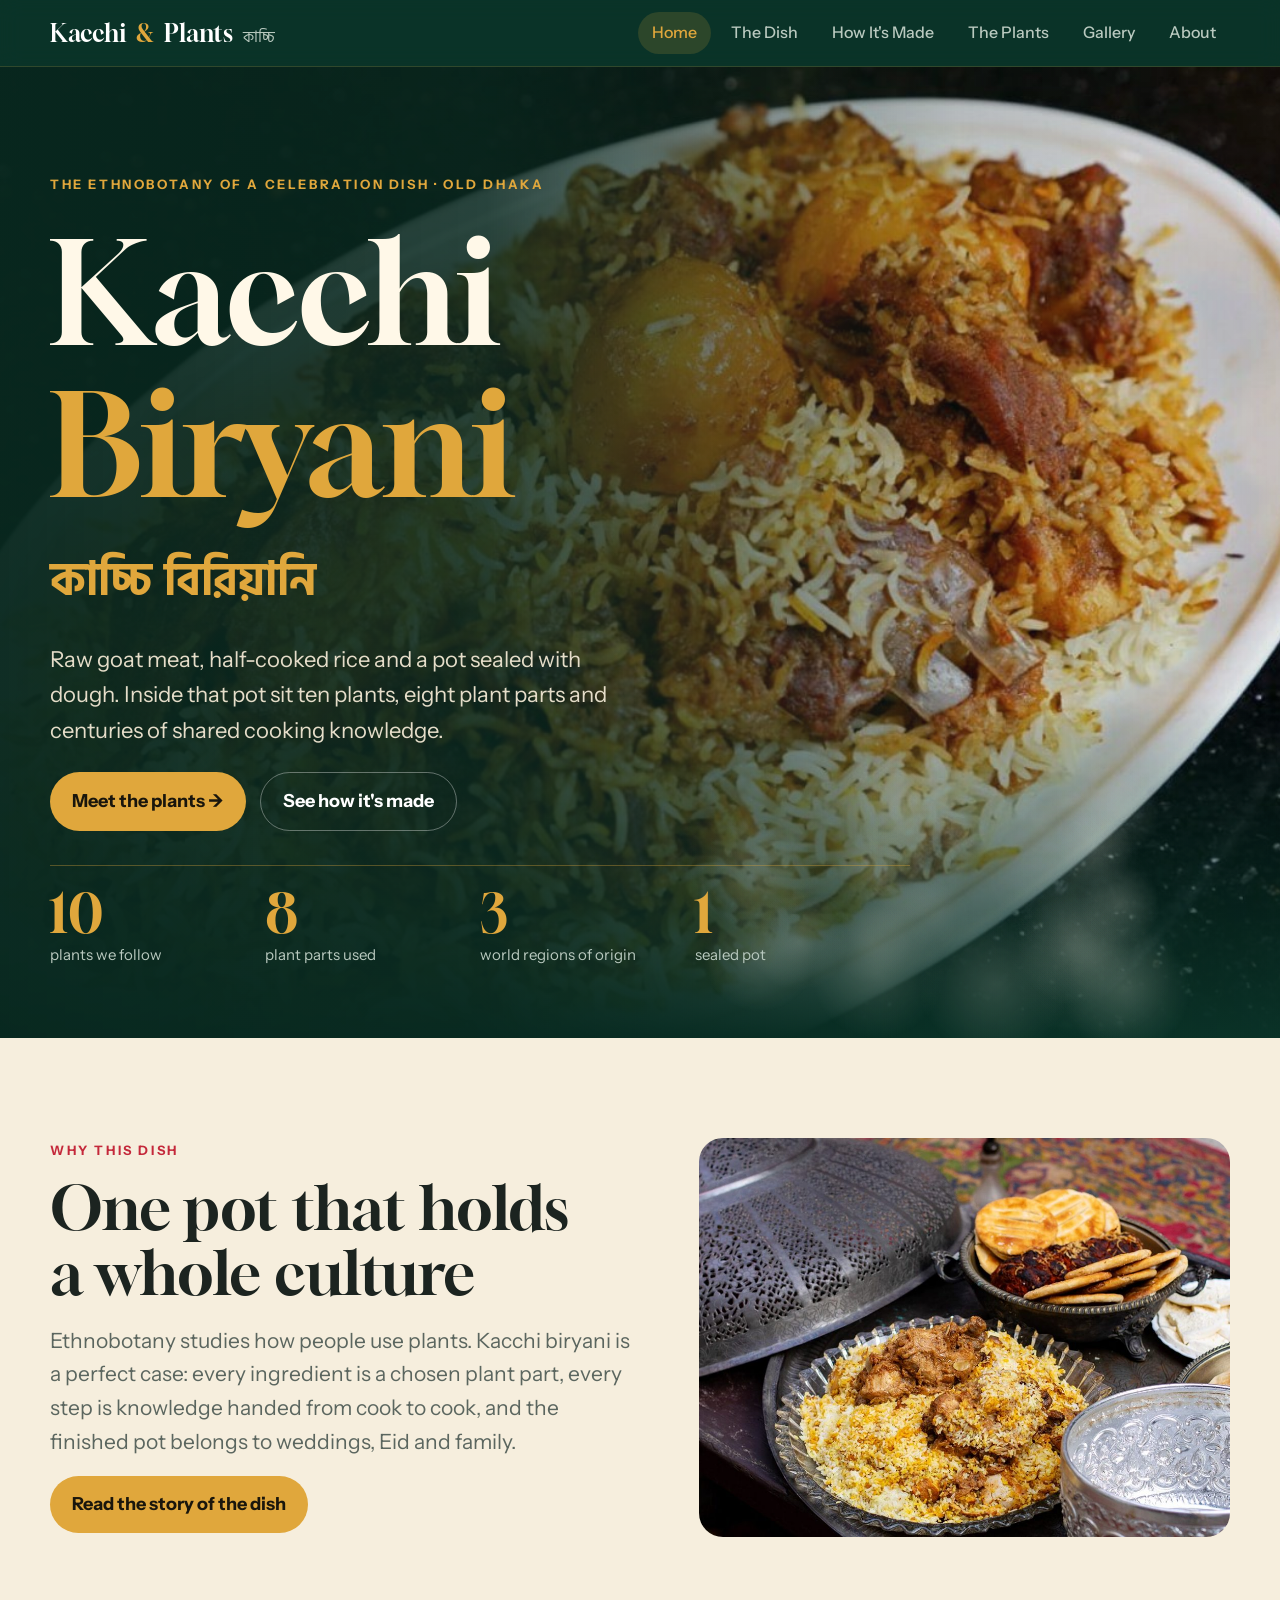
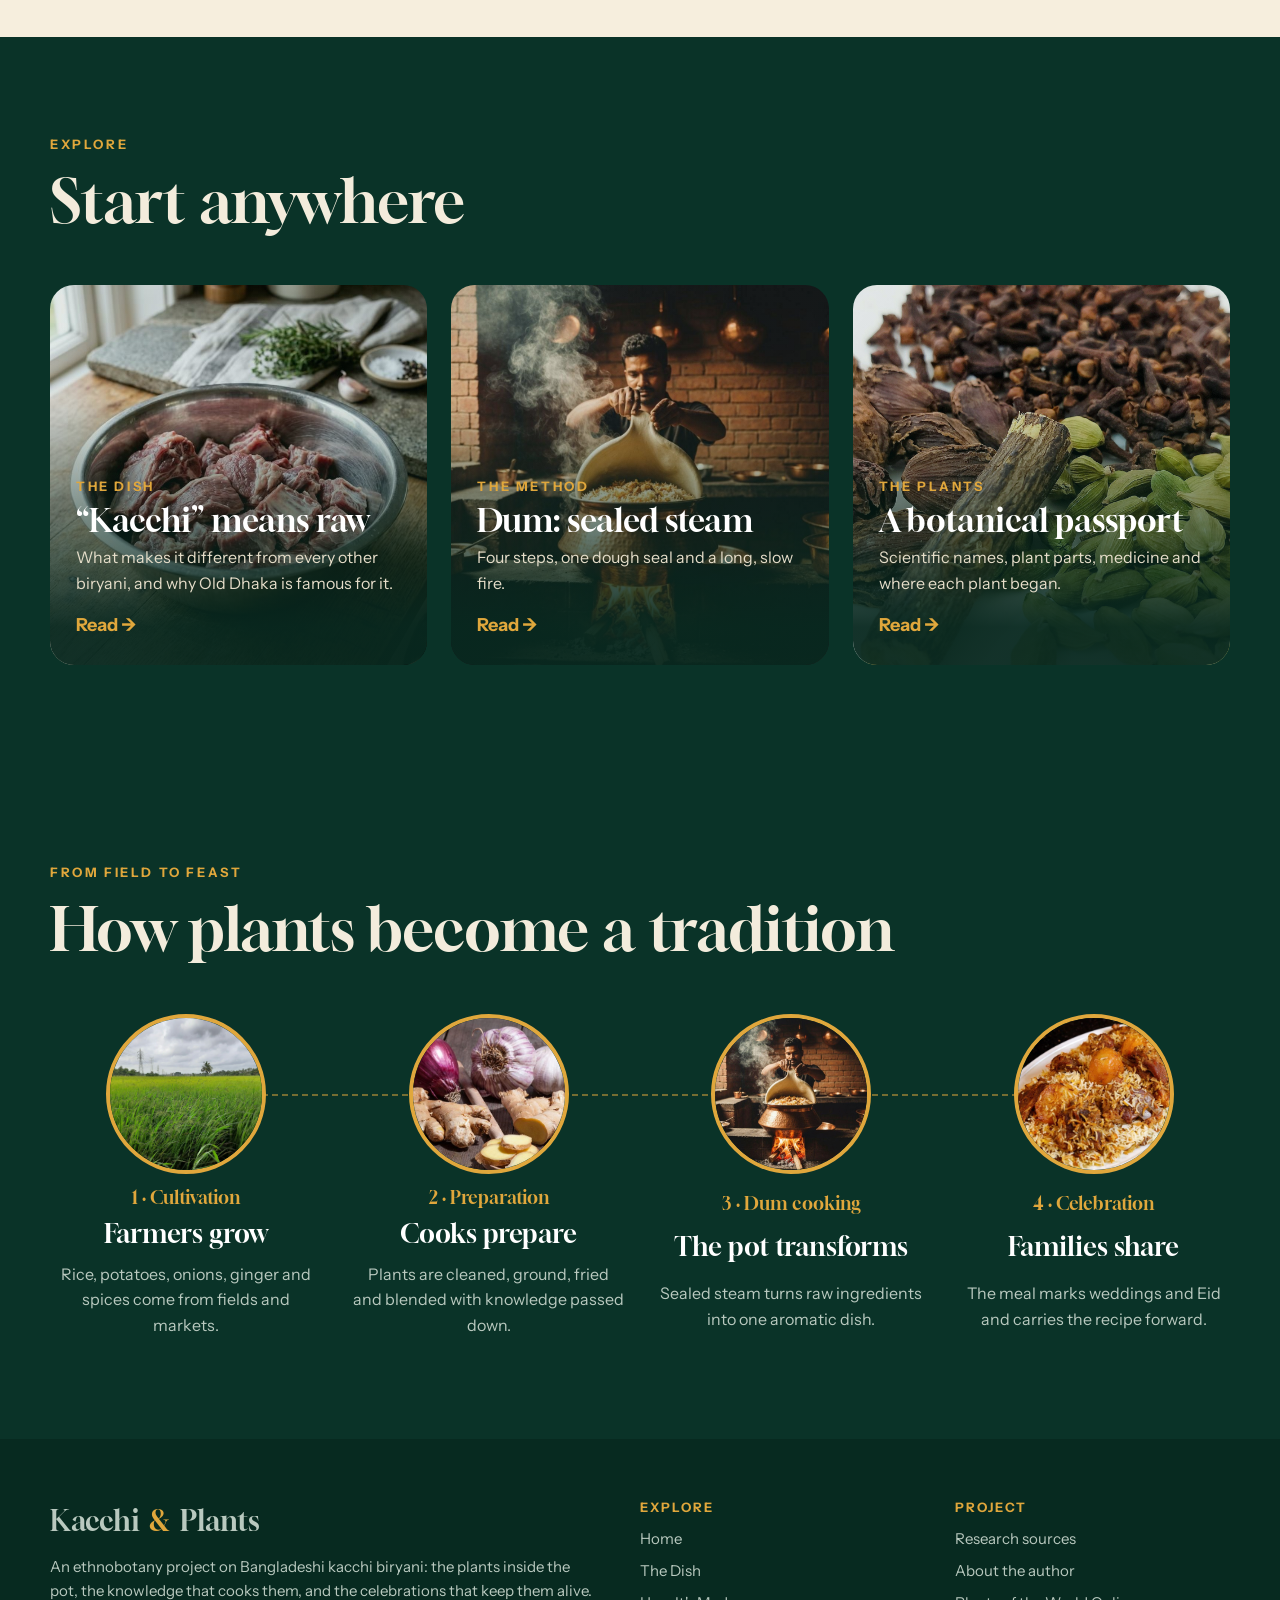
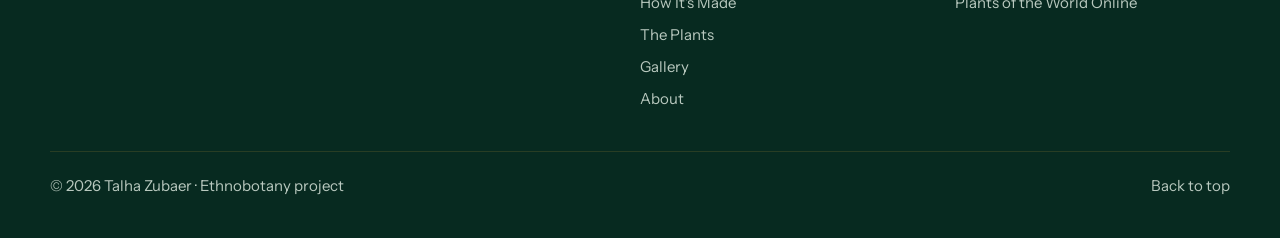
<file: index.html>
<!DOCTYPE html>
<html lang="en">
<head>
<meta charset="utf-8">
<meta name="viewport" content="width=device-width, initial-scale=1">
<title>Kacchi & Plants · The Ethnobotany of Kacchi Biryani</title>
<meta name="description" content="How Bangladeshi kacchi biryani connects plants, traditional cooking knowledge and celebration.">
<meta property="og:title" content="Kacchi & Plants · The Ethnobotany of Kacchi Biryani">
<meta property="og:description" content="How Bangladeshi kacchi biryani connects plants, traditional cooking knowledge and celebration.">
<meta property="og:image" content="assets/img/hero.jpg">
<meta name="theme-color" content="#0a3328">
<link rel="icon" href="assets/favicon.svg" type="image/svg+xml">
<link rel="preconnect" href="https://fonts.googleapis.com">
<link rel="preconnect" href="https://fonts.gstatic.com" crossorigin>
<link href="https://fonts.googleapis.com/css2?family=Gloock&amp;family=Instrument+Sans:ital,wght@0,400..700;1,400..600&amp;family=Hind+Siliguri:wght@500;700&amp;display=swap" rel="stylesheet">
<link rel="stylesheet" href="css/style.css">
</head>
<body>
<a class="skip" href="#main">Skip to content</a>
<header class="site-header">
  <div class="wrap">
    <a class="brand" href="index.html">Kacchi <span>&amp;</span> Plants <small lang="bn">কাচ্চি</small></a>
    <button class="nav-toggle" type="button" aria-expanded="false" aria-controls="menu">Menu</button>
    <nav aria-label="Main"><ul class="menu" id="menu"><li><a href="index.html">Home</a></li><li><a href="dish.html">The Dish</a></li><li><a href="method.html">How It's Made</a></li><li><a href="plants.html">The Plants</a></li><li><a href="gallery.html">Gallery</a></li><li><a href="about.html">About</a></li></ul></nav>
  </div>
</header>
<main id="main">

<section class="hero">
  <img src="assets/img/hero.jpg" alt="A plate of Bangladeshi kacchi biryani with goat meat and potatoes">
  <canvas id="steam" aria-hidden="true"></canvas>
  <div class="wrap load">
    <span class="eyebrow">The ethnobotany of a celebration dish · Old Dhaka</span>
    <h1>Kacchi <em>Biryani</em></h1>
    <span class="bn-title" lang="bn">কাচ্চি বিরিয়ানি</span>
    <p>Raw goat meat, half-cooked rice and a pot sealed with dough. Inside that pot sit ten plants, eight plant parts and centuries of shared cooking knowledge.</p>
    <div class="actions"><a class="btn" href="plants.html">Meet the plants →</a><a class="btn ghost" href="method.html">See how it's made</a></div>
    <div class="stats" aria-label="The dish in numbers">
      <div><b data-count="10">10</b><span>plants we follow</span></div>
      <div><b data-count="8">8</b><span>plant parts used</span></div>
      <div><b data-count="3">3</b><span>world regions of origin</span></div>
      <div><b>1</b><span>sealed pot</span></div>
    </div>
  </div>
</section>

<section class="paper">
  <div class="wrap fact-band">
    <div class="reveal" style="display:grid;gap:18px">
      <span class="eyebrow">Why this dish</span>
      <h2>One pot that holds a whole culture</h2>
      <p class="lede">Ethnobotany studies how people use plants. Kacchi biryani is a perfect case: every ingredient is a chosen plant part, every step is knowledge handed from cook to cook, and the finished pot belongs to weddings, Eid and family.</p>
      <p><a class="btn" href="dish.html" style="color:#1a160c">Read the story of the dish</a></p>
    </div>
    <img class="reveal" src="assets/img/feast.jpg" alt="Kacchi biryani served on a silver platter" loading="lazy">
  </div>
</section>

<section>
  <div class="wrap">
    <div class="head reveal"><span class="eyebrow">Explore</span><h2>Start anywhere</h2></div>
    <div class="explore reveal">
      <a href="dish.html"><img src="assets/img/raw-meat.jpg" alt="" loading="lazy"><div><span class="eyebrow">The dish</span><h3>“Kacchi” means raw</h3><p>What makes it different from every other biryani, and why Old Dhaka is famous for it.</p><span class="go">Read →</span></div></a>
      <a href="method.html"><img src="assets/img/dum.jpg" alt="" loading="lazy"><div><span class="eyebrow">The method</span><h3>Dum: sealed steam</h3><p>Four steps, one dough seal and a long, slow fire.</p><span class="go">Read →</span></div></a>
      <a href="plants.html"><img src="assets/img/spices.jpg" alt="" loading="lazy"><div><span class="eyebrow">The plants</span><h3>A botanical passport</h3><p>Scientific names, plant parts, medicine and where each plant began.</p><span class="go">Read →</span></div></a>
    </div>
  </div>
</section>

<section>
  <div class="wrap">
    <div class="head reveal"><span class="eyebrow">From field to feast</span><h2>How plants become a tradition</h2></div>
    <div class="journey reveal">
      <div class="stage"><img src="assets/img/paddy.jpg" alt="Green rice paddy in Bangladesh" loading="lazy"><span class="k">1 · Cultivation</span><h3>Farmers grow</h3><p>Rice, potatoes, onions, ginger and spices come from fields and markets.</p></div>
      <div class="stage"><img src="assets/img/aromatics.jpg" alt="Onion, garlic and ginger" loading="lazy"><span class="k">2 · Preparation</span><h3>Cooks prepare</h3><p>Plants are cleaned, ground, fried and blended with knowledge passed down.</p></div>
      <div class="stage"><img src="assets/img/dum.jpg" alt="Dum pot over a fire" loading="lazy"><span class="k">3 · Dum cooking</span><h3>The pot transforms</h3><p>Sealed steam turns raw ingredients into one aromatic dish.</p></div>
      <div class="stage"><img src="assets/img/hero.jpg" alt="Finished kacchi biryani" loading="lazy"><span class="k">4 · Celebration</span><h3>Families share</h3><p>The meal marks weddings and Eid and carries the recipe forward.</p></div>
    </div>
  </div>
</section>

</main>
<footer class="site-footer">
  <div class="wrap">
    <div class="grid">
      <div>
        <a class="brand" href="index.html">Kacchi <span>&amp;</span> Plants</a>
        <p>An ethnobotany project on Bangladeshi kacchi biryani: the plants inside the pot, the knowledge that cooks them, and the celebrations that keep them alive.</p>
      </div>
      <div><h4>Explore</h4><ul><li><a href="index.html">Home</a></li><li><a href="dish.html">The Dish</a></li><li><a href="method.html">How It's Made</a></li><li><a href="plants.html">The Plants</a></li><li><a href="gallery.html">Gallery</a></li><li><a href="about.html">About</a></li></ul></div>
      <div><h4>Project</h4><ul><li><a href="about.html#sources">Research sources</a></li><li><a href="about.html">About the author</a></li><li><a href="https://powo.science.kew.org/">Plants of the World Online</a></li></ul></div>
    </div>
    <div class="base"><span>© <span data-year>2026</span> Talha Zubaer · Ethnobotany project</span><a href="#main">Back to top</a></div>
  </div>
</footer>
<script src="js/main.js"></script>
</body>
</html>
</file>
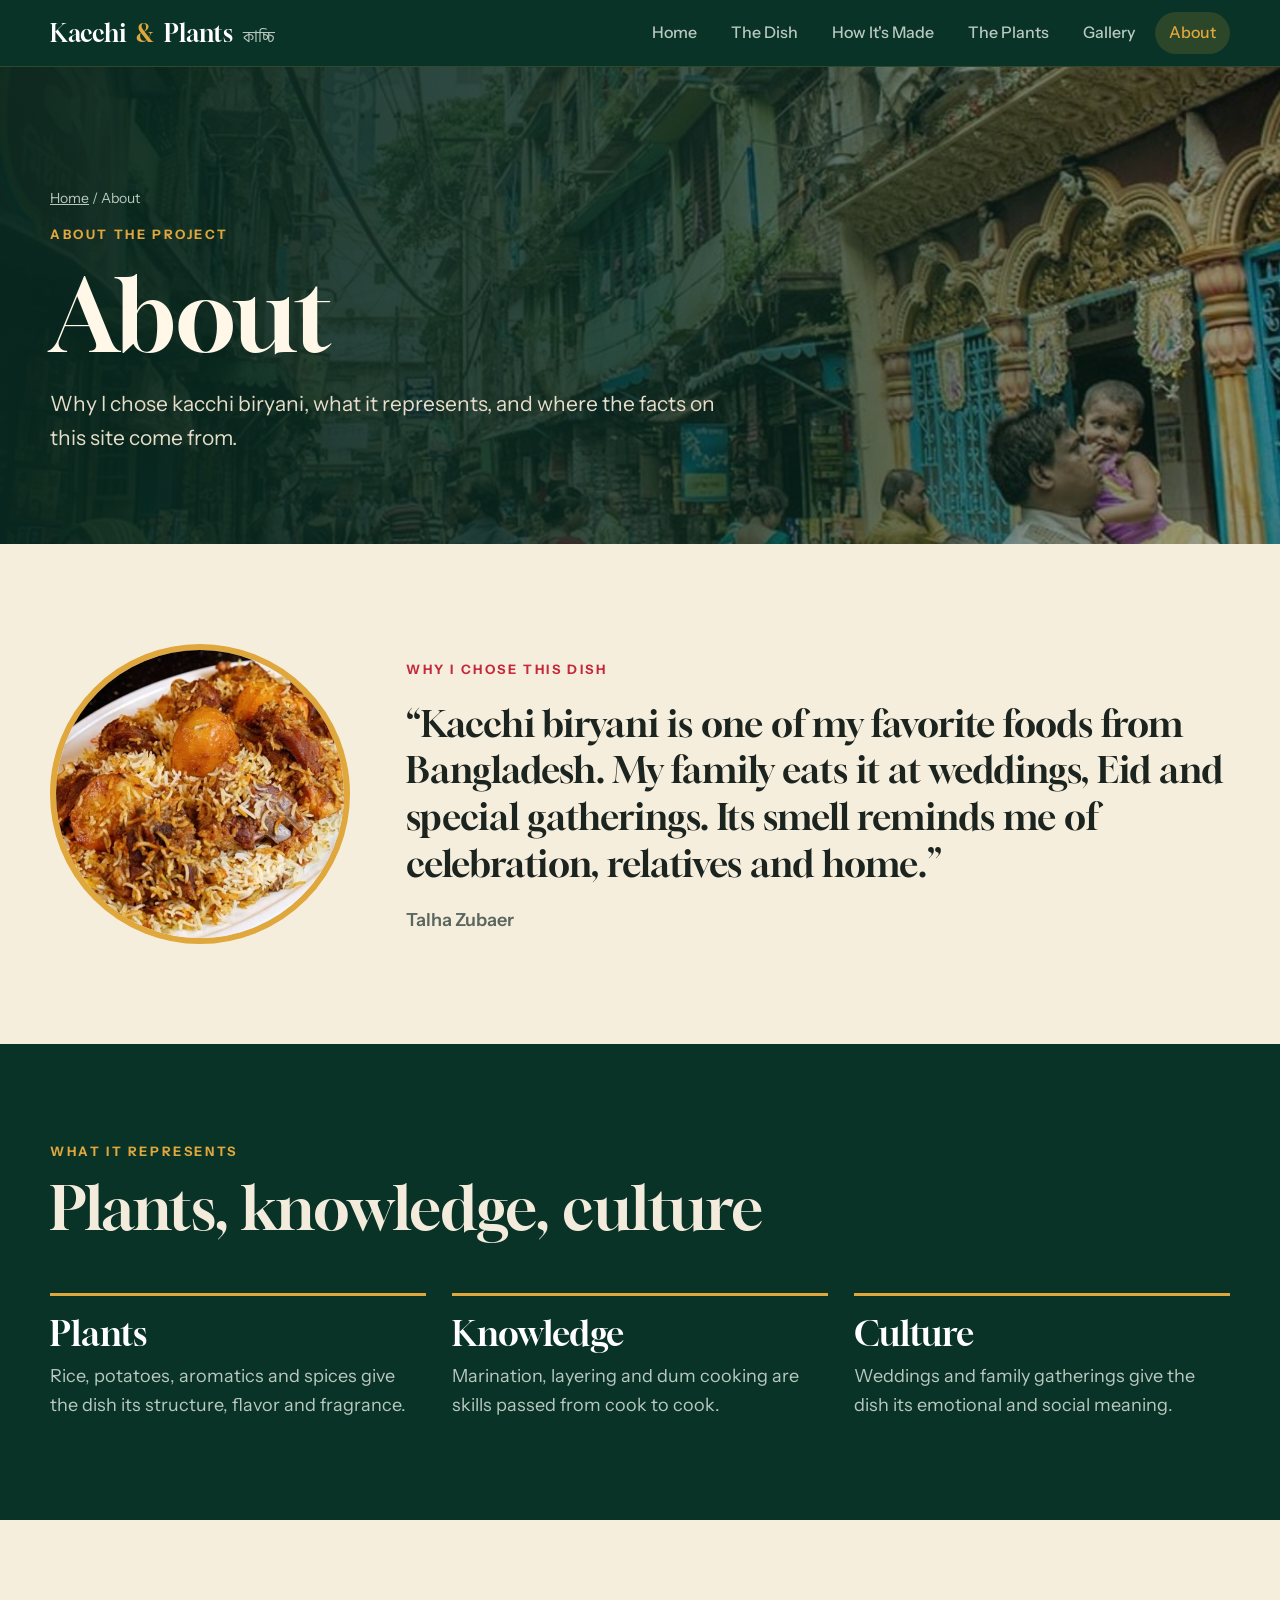
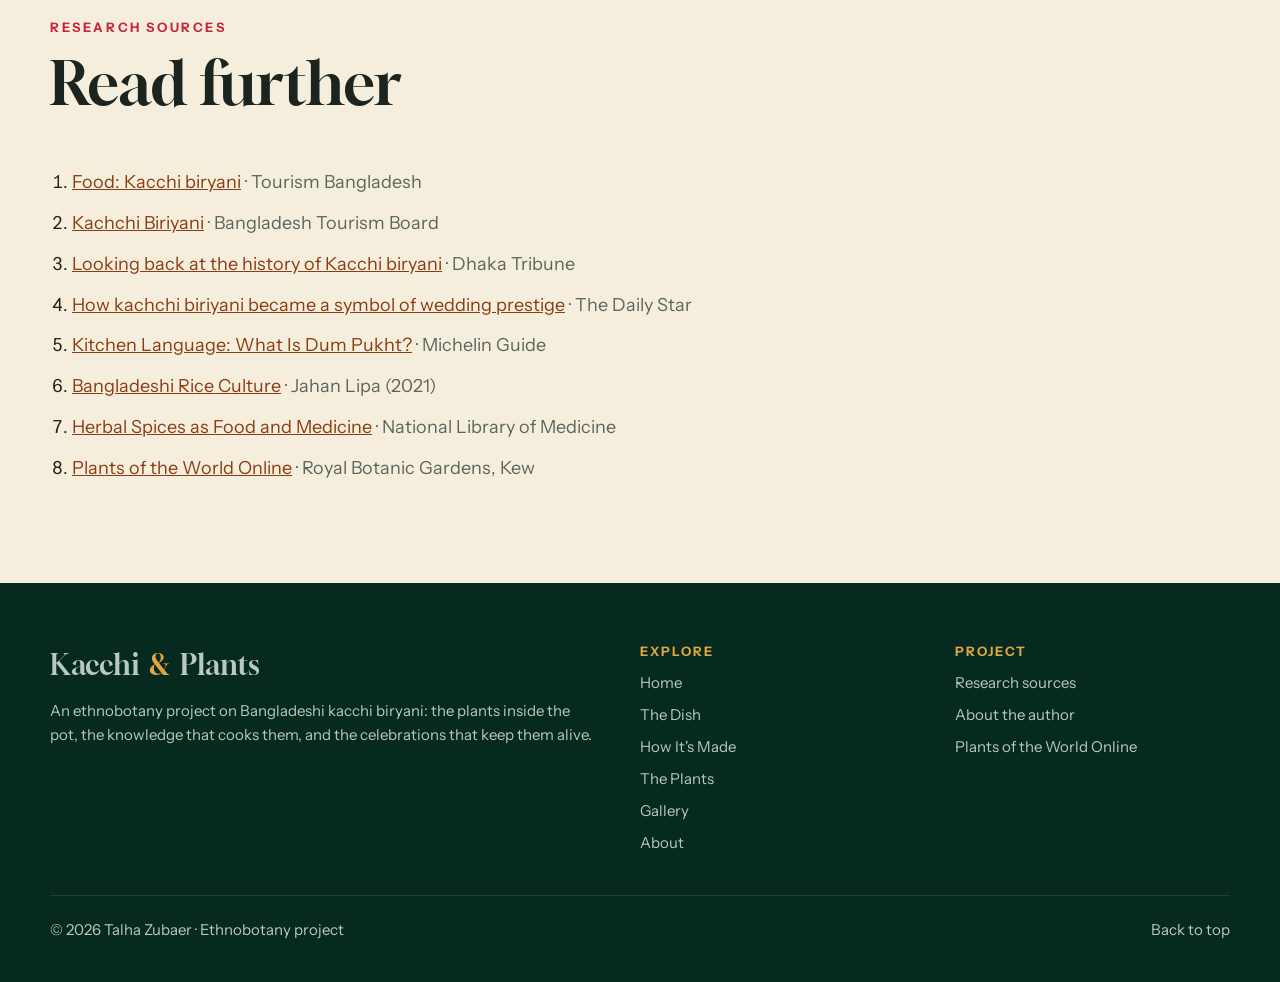
<file: about.html>
<!DOCTYPE html>
<html lang="en">
<head>
<meta charset="utf-8">
<meta name="viewport" content="width=device-width, initial-scale=1">
<title>About · Kacchi & Plants</title>
<meta name="description" content="About this ethnobotany project and its research sources.">
<meta property="og:title" content="About · Kacchi & Plants">
<meta property="og:description" content="About this ethnobotany project and its research sources.">
<meta property="og:image" content="assets/img/hero.jpg">
<meta name="theme-color" content="#0a3328">
<link rel="icon" href="assets/favicon.svg" type="image/svg+xml">
<link rel="preconnect" href="https://fonts.googleapis.com">
<link rel="preconnect" href="https://fonts.gstatic.com" crossorigin>
<link href="https://fonts.googleapis.com/css2?family=Gloock&amp;family=Instrument+Sans:ital,wght@0,400..700;1,400..600&amp;family=Hind+Siliguri:wght@500;700&amp;display=swap" rel="stylesheet">
<link rel="stylesheet" href="css/style.css">
</head>
<body>
<a class="skip" href="#main">Skip to content</a>
<header class="site-header">
  <div class="wrap">
    <a class="brand" href="index.html">Kacchi <span>&amp;</span> Plants <small lang="bn">কাচ্চি</small></a>
    <button class="nav-toggle" type="button" aria-expanded="false" aria-controls="menu">Menu</button>
    <nav aria-label="Main"><ul class="menu" id="menu"><li><a href="index.html">Home</a></li><li><a href="dish.html">The Dish</a></li><li><a href="method.html">How It's Made</a></li><li><a href="plants.html">The Plants</a></li><li><a href="gallery.html">Gallery</a></li><li><a href="about.html">About</a></li></ul></nav>
  </div>
</header>
<main id="main">
<section class="page-hero">
  <img src="assets/img/old-dhaka.jpg" alt="A lane in Old Dhaka">
  <div class="wrap load">
    <span class="crumbs"><a href="index.html">Home</a> / About</span>
    <span class="eyebrow">About the project</span>
    <h1>About</h1>
    <p>Why I chose kacchi biryani, what it represents, and where the facts on this site come from.</p>
  </div>
</section>
<section class="paper">
  <div class="wrap personal reveal">
    <img src="assets/img/p-pot.jpg" alt="Close-up of kacchi biryani" loading="lazy">
    <div>
      <span class="eyebrow">Why I chose this dish</span>
      <q style="margin-top:18px">Kacchi biryani is one of my favorite foods from Bangladesh. My family eats it at weddings, Eid and special gatherings. Its smell reminds me of celebration, relatives and home.</q>
      <p class="by">Talha Zubaer</p>
    </div>
  </div>
</section>
<section>
  <div class="wrap">
    <div class="head reveal"><span class="eyebrow">What it represents</span><h2>Plants, knowledge, culture</h2></div>
    <div class="pillars reveal">
      <div><h3>Plants</h3><p>Rice, potatoes, aromatics and spices give the dish its structure, flavor and fragrance.</p></div>
      <div><h3>Knowledge</h3><p>Marination, layering and dum cooking are skills passed from cook to cook.</p></div>
      <div><h3>Culture</h3><p>Weddings and family gatherings give the dish its emotional and social meaning.</p></div>
    </div>
  </div>
</section>
<section class="paper sources" id="sources">
  <div class="wrap">
    <div class="head"><span class="eyebrow">Research sources</span><h2>Read further</h2></div>
    <ol>
      <li><a href="https://www.tourismbangladesh.com.bd/food">Food: Kacchi biryani</a> <span>· Tourism Bangladesh</span></li>
      <li><a href="https://beautifulbangladesh.gov.bd/cat/tasty-food/43">Kachchi Biriyani</a> <span>· Bangladesh Tourism Board</span></li>
      <li><a href="https://www.dhakatribune.com/amp/feature/food/340638/looking-back-at-the-history-of-kacchi-biryani">Looking back at the history of Kacchi biryani</a> <span>· Dhaka Tribune</span></li>
      <li><a href="https://www.thedailystar.net/life-living/food-recipes/news/how-kachchi-biriyani-became-the-symbol-wedding-prestige-4181526">How kachchi biriyani became a symbol of wedding prestige</a> <span>· The Daily Star</span></li>
      <li><a href="https://guide.michelin.com/en/article/dining-in/kitchen-language-what-is-dum-pukht">Kitchen Language: What Is Dum Pukht?</a> <span>· Michelin Guide</span></li>
      <li><a href="https://scholarworks.iu.edu/journals/index.php/digest/article/download/33625/37154/85519">Bangladeshi Rice Culture</a> <span>· Jahan Lipa (2021)</span></li>
      <li><a href="https://pmc.ncbi.nlm.nih.gov/articles/PMC11054362/">Herbal Spices as Food and Medicine</a> <span>· National Library of Medicine</span></li>
      <li><a href="https://powo.science.kew.org/">Plants of the World Online</a> <span>· Royal Botanic Gardens, Kew</span></li>
    </ol>
  </div>
</section>

</main>
<footer class="site-footer">
  <div class="wrap">
    <div class="grid">
      <div>
        <a class="brand" href="index.html">Kacchi <span>&amp;</span> Plants</a>
        <p>An ethnobotany project on Bangladeshi kacchi biryani: the plants inside the pot, the knowledge that cooks them, and the celebrations that keep them alive.</p>
      </div>
      <div><h4>Explore</h4><ul><li><a href="index.html">Home</a></li><li><a href="dish.html">The Dish</a></li><li><a href="method.html">How It's Made</a></li><li><a href="plants.html">The Plants</a></li><li><a href="gallery.html">Gallery</a></li><li><a href="about.html">About</a></li></ul></div>
      <div><h4>Project</h4><ul><li><a href="about.html#sources">Research sources</a></li><li><a href="about.html">About the author</a></li><li><a href="https://powo.science.kew.org/">Plants of the World Online</a></li></ul></div>
    </div>
    <div class="base"><span>© <span data-year>2026</span> Talha Zubaer · Ethnobotany project</span><a href="#main">Back to top</a></div>
  </div>
</footer>
<script src="js/main.js"></script>
</body>
</html>
</file>
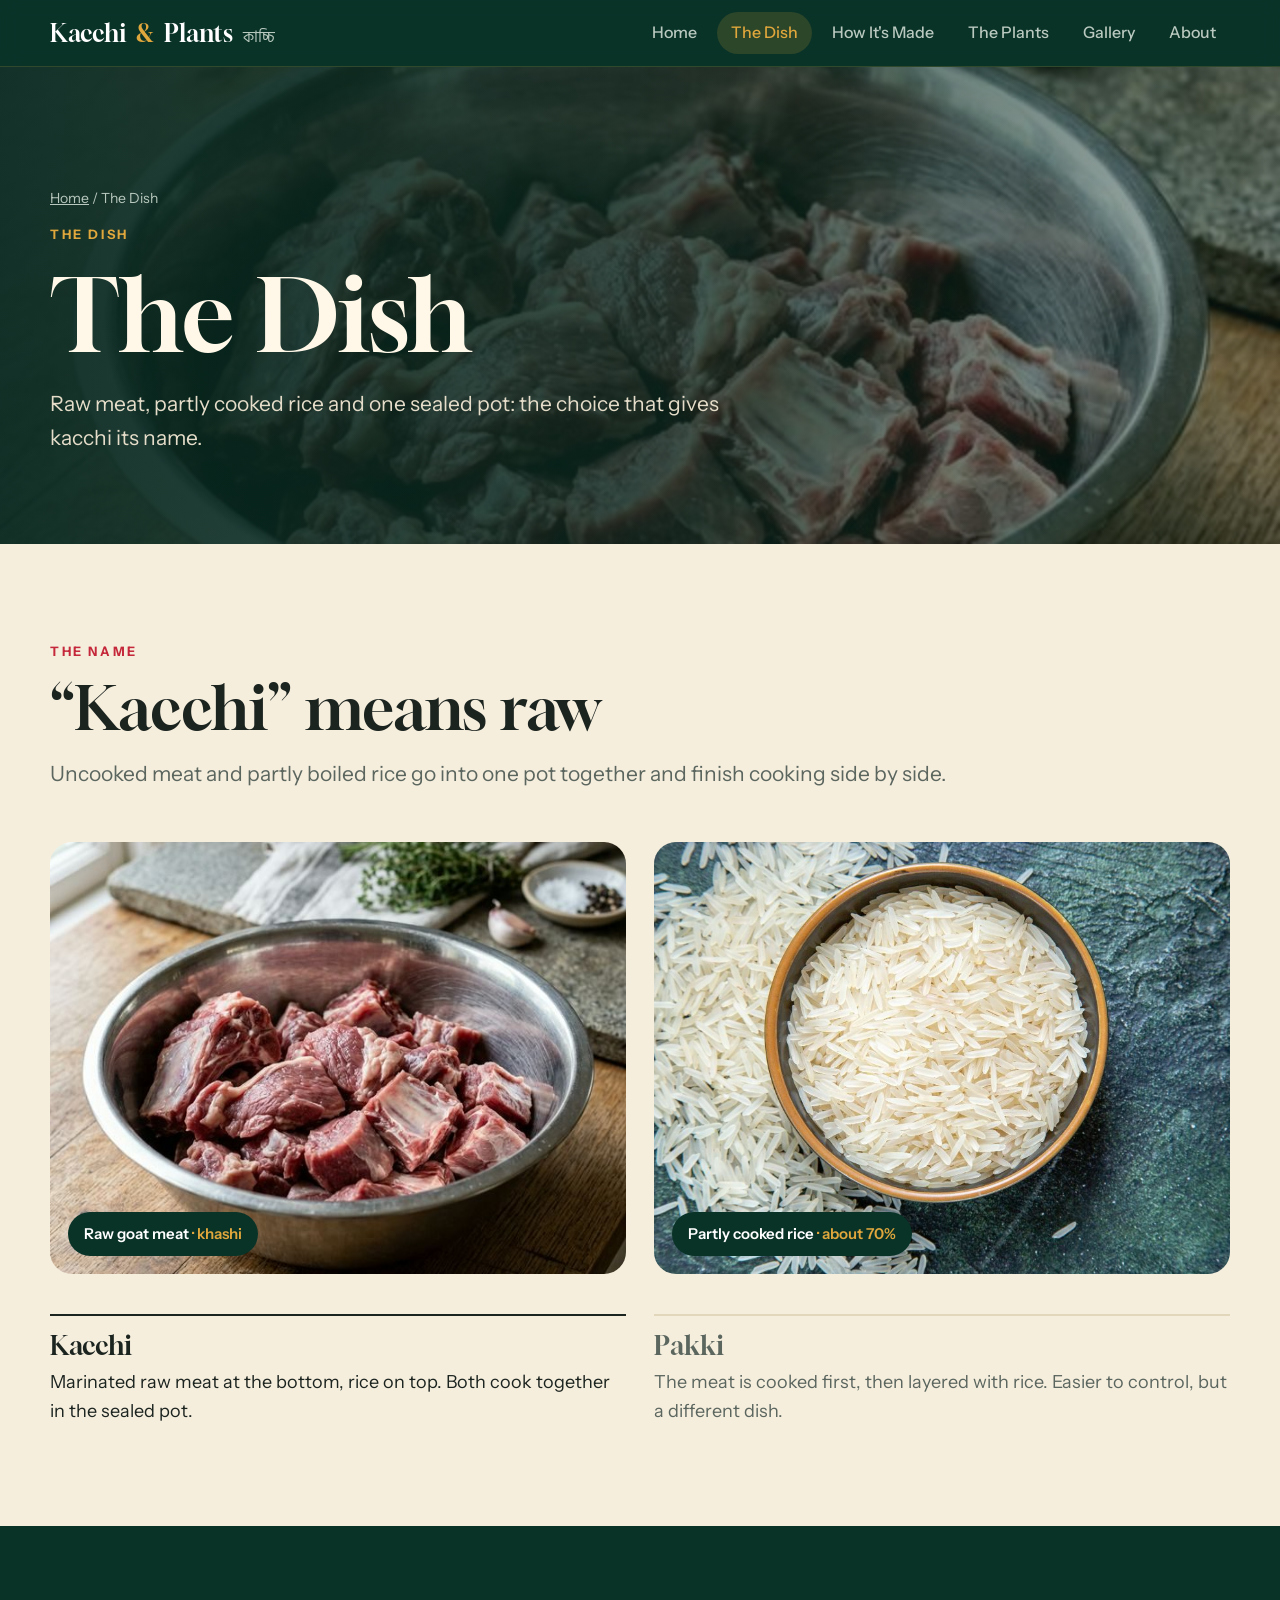
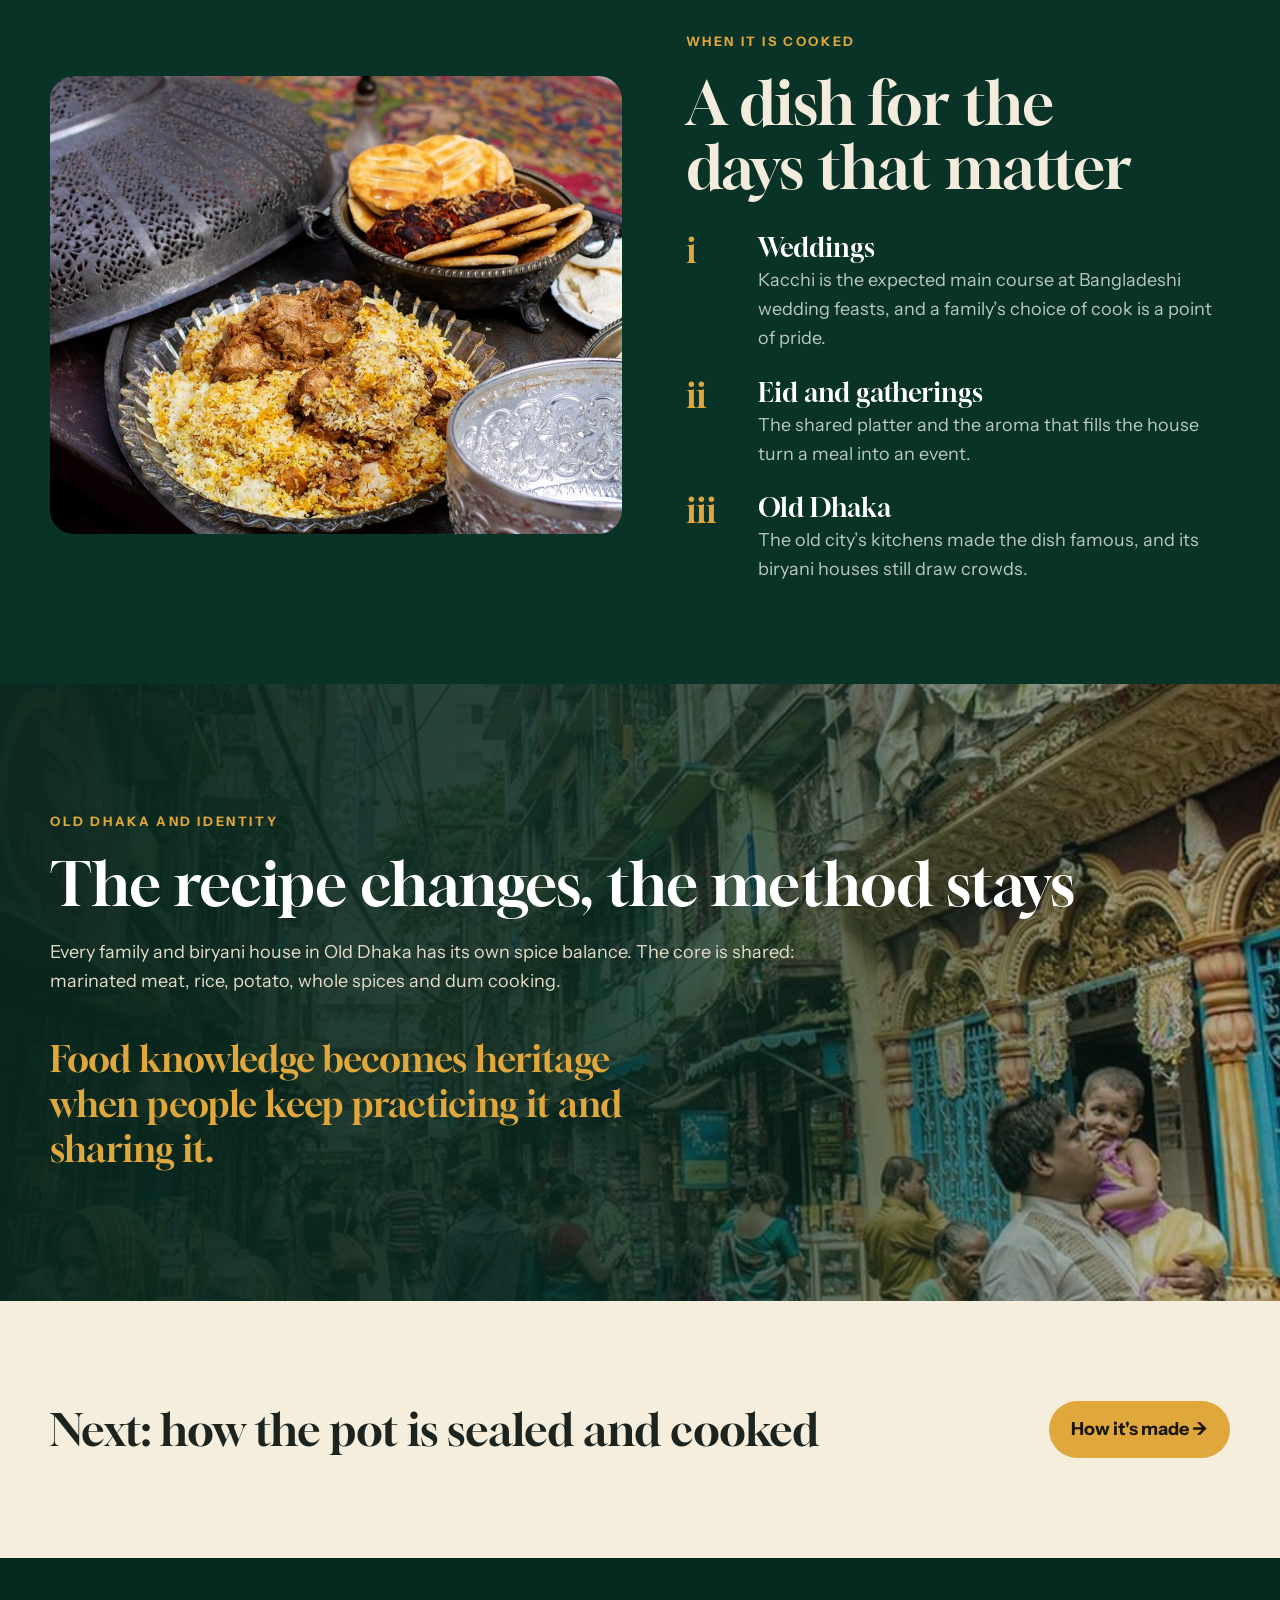
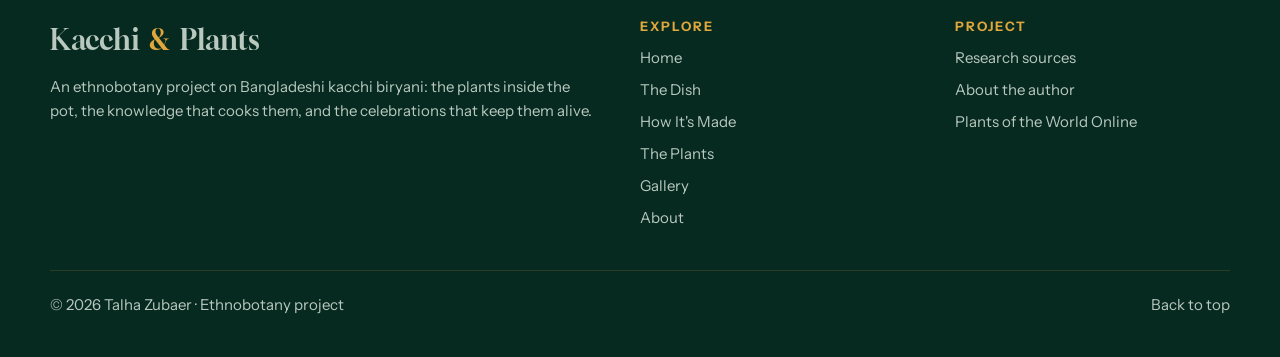
<file: dish.html>
<!DOCTYPE html>
<html lang="en">
<head>
<meta charset="utf-8">
<meta name="viewport" content="width=device-width, initial-scale=1">
<title>The Dish · Kacchi & Plants</title>
<meta name="description" content="What kacchi means, when it is eaten and why Old Dhaka is famous for it.">
<meta property="og:title" content="The Dish · Kacchi & Plants">
<meta property="og:description" content="What kacchi means, when it is eaten and why Old Dhaka is famous for it.">
<meta property="og:image" content="assets/img/hero.jpg">
<meta name="theme-color" content="#0a3328">
<link rel="icon" href="assets/favicon.svg" type="image/svg+xml">
<link rel="preconnect" href="https://fonts.googleapis.com">
<link rel="preconnect" href="https://fonts.gstatic.com" crossorigin>
<link href="https://fonts.googleapis.com/css2?family=Gloock&amp;family=Instrument+Sans:ital,wght@0,400..700;1,400..600&amp;family=Hind+Siliguri:wght@500;700&amp;display=swap" rel="stylesheet">
<link rel="stylesheet" href="css/style.css">
</head>
<body>
<a class="skip" href="#main">Skip to content</a>
<header class="site-header">
  <div class="wrap">
    <a class="brand" href="index.html">Kacchi <span>&amp;</span> Plants <small lang="bn">কাচ্চি</small></a>
    <button class="nav-toggle" type="button" aria-expanded="false" aria-controls="menu">Menu</button>
    <nav aria-label="Main"><ul class="menu" id="menu"><li><a href="index.html">Home</a></li><li><a href="dish.html">The Dish</a></li><li><a href="method.html">How It's Made</a></li><li><a href="plants.html">The Plants</a></li><li><a href="gallery.html">Gallery</a></li><li><a href="about.html">About</a></li></ul></nav>
  </div>
</header>
<main id="main">
<section class="page-hero">
  <img src="assets/img/raw-meat.jpg" alt="Raw goat meat in a steel bowl">
  <div class="wrap load">
    <span class="crumbs"><a href="index.html">Home</a> / The Dish</span>
    <span class="eyebrow">The dish</span>
    <h1>The Dish</h1>
    <p>Raw meat, partly cooked rice and one sealed pot: the choice that gives kacchi its name.</p>
  </div>
</section>
<section class="paper" id="raw">
  <div class="wrap">
    <div class="head reveal"><span class="eyebrow">The name</span><h2>“Kacchi” means raw</h2>
      <p class="lede">Uncooked meat and partly boiled rice go into one pot together and finish cooking side by side.</p></div>
    <div class="duo reveal">
      <figure><img src="assets/img/raw-meat.jpg" alt="Raw bone-in goat meat" loading="lazy"><figcaption>Raw goat meat <span>· khashi</span></figcaption></figure>
      <figure><img src="assets/img/rice.jpg" alt="Long-grain rice in a bowl" loading="lazy"><figcaption>Partly cooked rice <span>· about 70%</span></figcaption></figure>
    </div>
    <div class="versus reveal">
      <div><h3>Kacchi</h3><p>Marinated raw meat at the bottom, rice on top. Both cook together in the sealed pot.</p></div>
      <div><h3>Pakki</h3><p>The meat is cooked first, then layered with rice. Easier to control, but a different dish.</p></div>
    </div>
  </div>
</section>
<section id="occasions">
  <div class="wrap split">
    <img class="reveal" src="assets/img/feast.jpg" alt="Kacchi biryani served at a feast" loading="lazy">
    <div class="reveal">
      <span class="eyebrow">When it is cooked</span>
      <h2 style="margin-top:16px">A dish for the days that matter</h2>
      <div class="moments">
        <div><i>i</i><div><h3>Weddings</h3><p>Kacchi is the expected main course at Bangladeshi wedding feasts, and a family’s choice of cook is a point of pride.</p></div></div>
        <div><i>ii</i><div><h3>Eid and gatherings</h3><p>The shared platter and the aroma that fills the house turn a meal into an event.</p></div></div>
        <div><i>iii</i><div><h3>Old Dhaka</h3><p>The old city’s kitchens made the dish famous, and its biryani houses still draw crowds.</p></div></div>
      </div>
    </div>
  </div>
</section>
<section class="dhaka" id="old-dhaka">
  <img src="assets/img/old-dhaka.jpg" alt="A busy lane in Old Dhaka" loading="lazy">
  <div class="wrap reveal">
    <span class="eyebrow">Old Dhaka and identity</span>
    <h2 style="color:#fff">The recipe changes, the method stays</h2>
    <p>Every family and biryani house in Old Dhaka has its own spice balance. The core is shared: marinated meat, rice, potato, whole spices and dum cooking.</p>
    <blockquote>Food knowledge becomes heritage when people keep practicing it and sharing it.</blockquote>
  </div>
</section>
<section class="paper">
  <div class="wrap" style="display:flex;justify-content:space-between;align-items:center;gap:24px;flex-wrap:wrap">
    <h2 style="font-size:clamp(28px,4vw,44px)">Next: how the pot is sealed and cooked</h2>
    <a class="btn" href="method.html" style="color:#1a160c">How it's made →</a>
  </div>
</section>

</main>
<footer class="site-footer">
  <div class="wrap">
    <div class="grid">
      <div>
        <a class="brand" href="index.html">Kacchi <span>&amp;</span> Plants</a>
        <p>An ethnobotany project on Bangladeshi kacchi biryani: the plants inside the pot, the knowledge that cooks them, and the celebrations that keep them alive.</p>
      </div>
      <div><h4>Explore</h4><ul><li><a href="index.html">Home</a></li><li><a href="dish.html">The Dish</a></li><li><a href="method.html">How It's Made</a></li><li><a href="plants.html">The Plants</a></li><li><a href="gallery.html">Gallery</a></li><li><a href="about.html">About</a></li></ul></div>
      <div><h4>Project</h4><ul><li><a href="about.html#sources">Research sources</a></li><li><a href="about.html">About the author</a></li><li><a href="https://powo.science.kew.org/">Plants of the World Online</a></li></ul></div>
    </div>
    <div class="base"><span>© <span data-year>2026</span> Talha Zubaer · Ethnobotany project</span><a href="#main">Back to top</a></div>
  </div>
</footer>
<script src="js/main.js"></script>
</body>
</html>
</file>
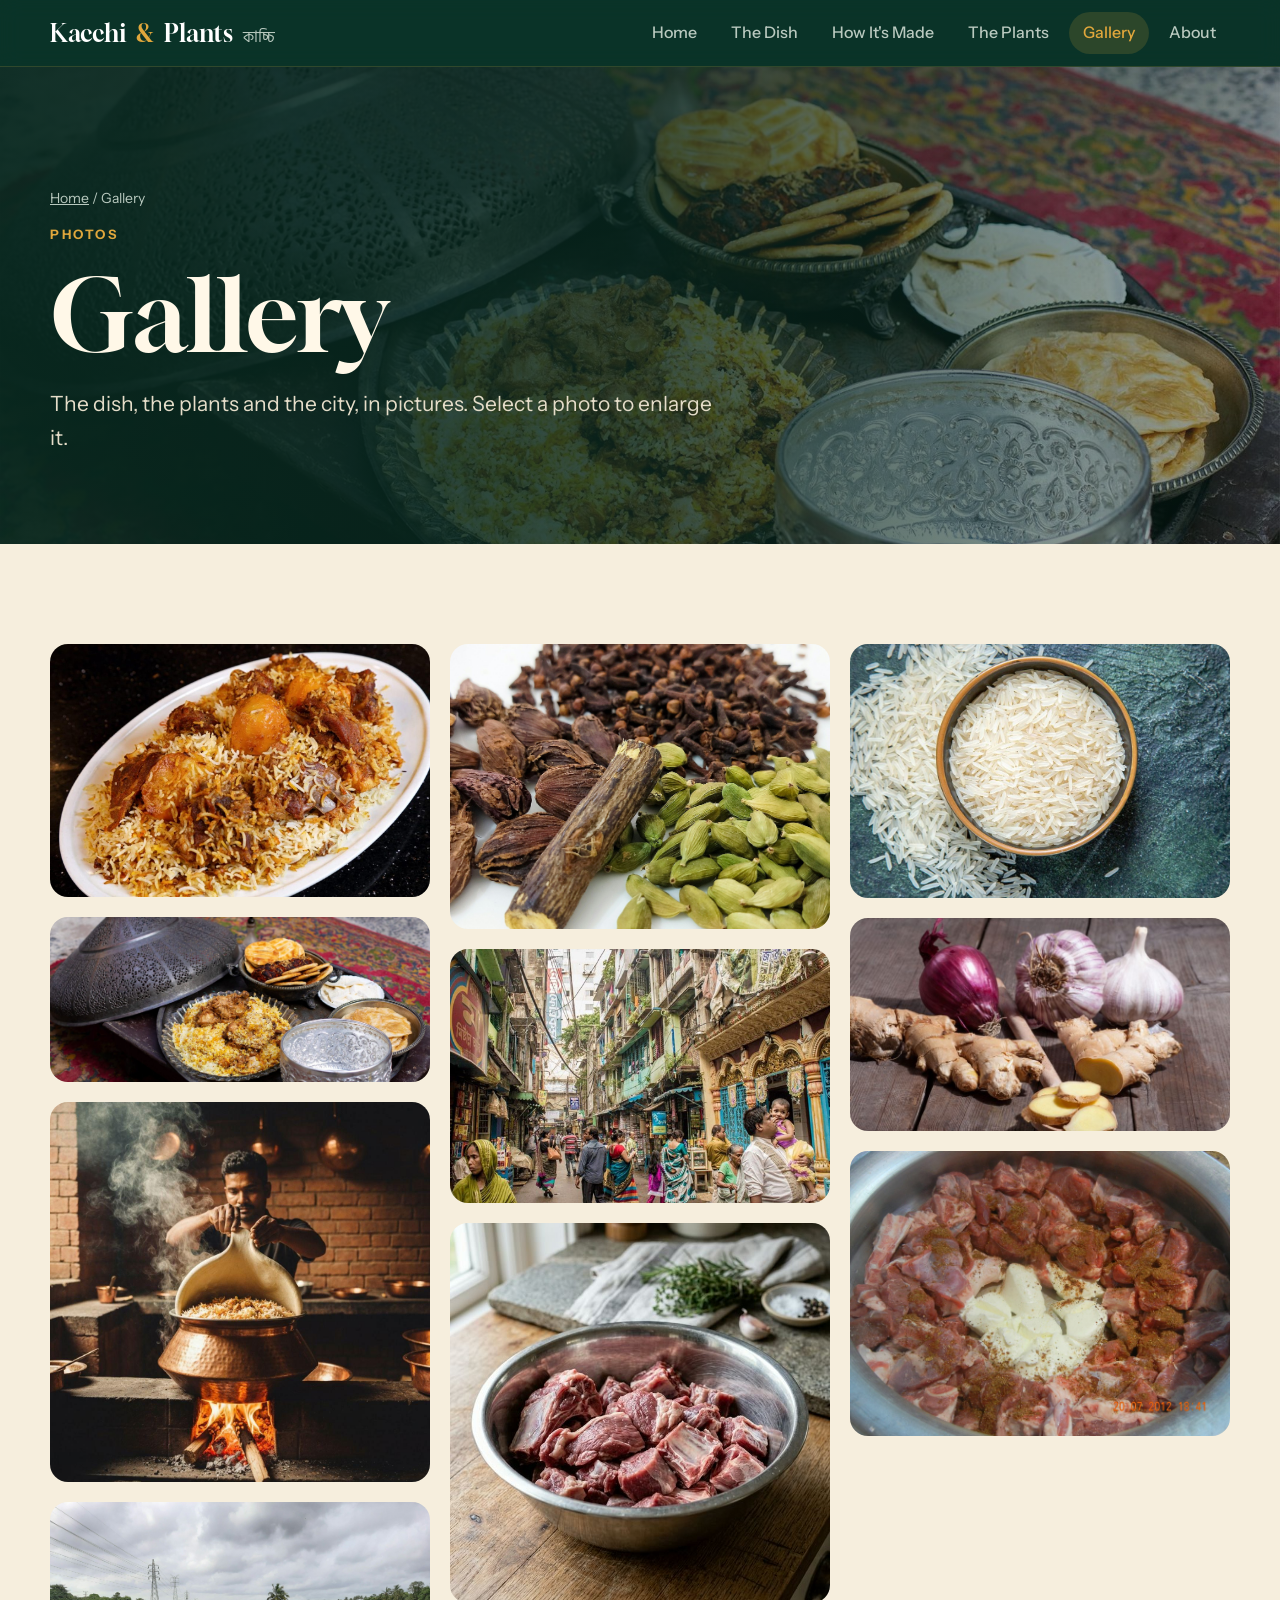
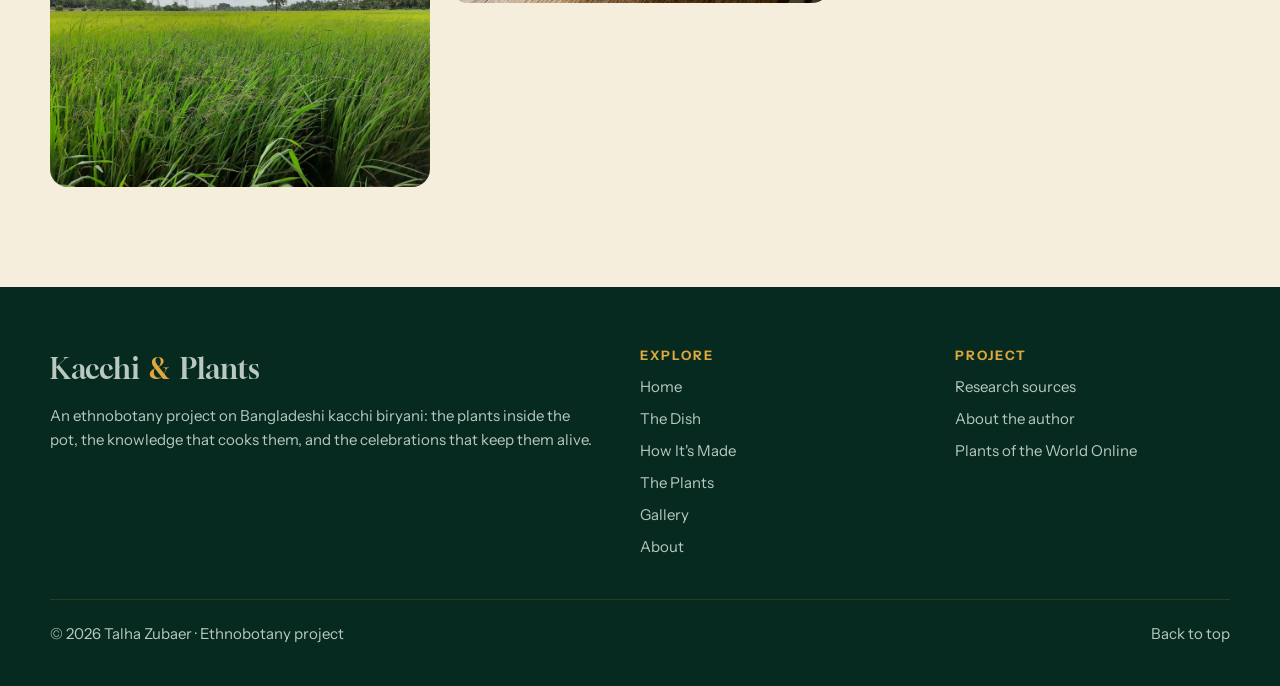
<file: gallery.html>
<!DOCTYPE html>
<html lang="en">
<head>
<meta charset="utf-8">
<meta name="viewport" content="width=device-width, initial-scale=1">
<title>Gallery · Kacchi & Plants</title>
<meta name="description" content="Photos of kacchi biryani, its plants and Old Dhaka.">
<meta property="og:title" content="Gallery · Kacchi & Plants">
<meta property="og:description" content="Photos of kacchi biryani, its plants and Old Dhaka.">
<meta property="og:image" content="assets/img/hero.jpg">
<meta name="theme-color" content="#0a3328">
<link rel="icon" href="assets/favicon.svg" type="image/svg+xml">
<link rel="preconnect" href="https://fonts.googleapis.com">
<link rel="preconnect" href="https://fonts.gstatic.com" crossorigin>
<link href="https://fonts.googleapis.com/css2?family=Gloock&amp;family=Instrument+Sans:ital,wght@0,400..700;1,400..600&amp;family=Hind+Siliguri:wght@500;700&amp;display=swap" rel="stylesheet">
<link rel="stylesheet" href="css/style.css">
</head>
<body>
<a class="skip" href="#main">Skip to content</a>
<header class="site-header">
  <div class="wrap">
    <a class="brand" href="index.html">Kacchi <span>&amp;</span> Plants <small lang="bn">কাচ্চি</small></a>
    <button class="nav-toggle" type="button" aria-expanded="false" aria-controls="menu">Menu</button>
    <nav aria-label="Main"><ul class="menu" id="menu"><li><a href="index.html">Home</a></li><li><a href="dish.html">The Dish</a></li><li><a href="method.html">How It's Made</a></li><li><a href="plants.html">The Plants</a></li><li><a href="gallery.html">Gallery</a></li><li><a href="about.html">About</a></li></ul></nav>
  </div>
</header>
<main id="main">
<section class="page-hero">
  <img src="assets/img/feast.jpg" alt="Kacchi biryani at a feast">
  <div class="wrap load">
    <span class="crumbs"><a href="index.html">Home</a> / Gallery</span>
    <span class="eyebrow">Photos</span>
    <h1>Gallery</h1>
    <p>The dish, the plants and the city, in pictures. Select a photo to enlarge it.</p>
  </div>
</section>
<section class="paper">
  <div class="wrap"><div class="gallery"><button type="button" data-caption="Finished kacchi biryani with potato and goat meat"><img src="assets/img/hero.jpg" alt="Finished kacchi biryani with potato and goat meat" loading="lazy"><span>Finished kacchi biryani with potato and goat meat</span></button><button type="button" data-caption="Kacchi served at a feast"><img src="assets/img/feast.jpg" alt="Kacchi served at a feast" loading="lazy"><span>Kacchi served at a feast</span></button><button type="button" data-caption="Opening the dum pot"><img src="assets/img/dum.jpg" alt="Opening the dum pot" loading="lazy"><span>Opening the dum pot</span></button><button type="button" data-caption="Rice paddy in Bangladesh"><img src="assets/img/paddy.jpg" alt="Rice paddy in Bangladesh" loading="lazy"><span>Rice paddy in Bangladesh</span></button><button type="button" data-caption="Clove, cardamom and cinnamon"><img src="assets/img/spices.jpg" alt="Clove, cardamom and cinnamon" loading="lazy"><span>Clove, cardamom and cinnamon</span></button><button type="button" data-caption="A lane in Old Dhaka"><img src="assets/img/old-dhaka.jpg" alt="A lane in Old Dhaka" loading="lazy"><span>A lane in Old Dhaka</span></button><button type="button" data-caption="Raw goat meat for kacchi"><img src="assets/img/raw-meat.jpg" alt="Raw goat meat for kacchi" loading="lazy"><span>Raw goat meat for kacchi</span></button><button type="button" data-caption="Long-grain rice"><img src="assets/img/rice.jpg" alt="Long-grain rice" loading="lazy"><span>Long-grain rice</span></button><button type="button" data-caption="Onion, garlic and ginger"><img src="assets/img/aromatics.jpg" alt="Onion, garlic and ginger" loading="lazy"><span>Onion, garlic and ginger</span></button><button type="button" data-caption="Meat in the marinade"><img src="assets/img/marinade.jpg" alt="Meat in the marinade" loading="lazy"><span>Meat in the marinade</span></button></div></div>
</section>
<div class="lightbox" role="dialog" aria-modal="true" aria-label="Photo viewer">
  <button class="close" type="button">Close ✕</button>
  <button class="nav prev" type="button" aria-label="Previous photo">‹</button>
  <figure><img src="assets/img/hero.jpg" alt=""><figcaption></figcaption></figure>
  <button class="nav next" type="button" aria-label="Next photo">›</button>
</div>

</main>
<footer class="site-footer">
  <div class="wrap">
    <div class="grid">
      <div>
        <a class="brand" href="index.html">Kacchi <span>&amp;</span> Plants</a>
        <p>An ethnobotany project on Bangladeshi kacchi biryani: the plants inside the pot, the knowledge that cooks them, and the celebrations that keep them alive.</p>
      </div>
      <div><h4>Explore</h4><ul><li><a href="index.html">Home</a></li><li><a href="dish.html">The Dish</a></li><li><a href="method.html">How It's Made</a></li><li><a href="plants.html">The Plants</a></li><li><a href="gallery.html">Gallery</a></li><li><a href="about.html">About</a></li></ul></div>
      <div><h4>Project</h4><ul><li><a href="about.html#sources">Research sources</a></li><li><a href="about.html">About the author</a></li><li><a href="https://powo.science.kew.org/">Plants of the World Online</a></li></ul></div>
    </div>
    <div class="base"><span>© <span data-year>2026</span> Talha Zubaer · Ethnobotany project</span><a href="#main">Back to top</a></div>
  </div>
</footer>
<script src="js/main.js"></script>
</body>
</html>
</file>
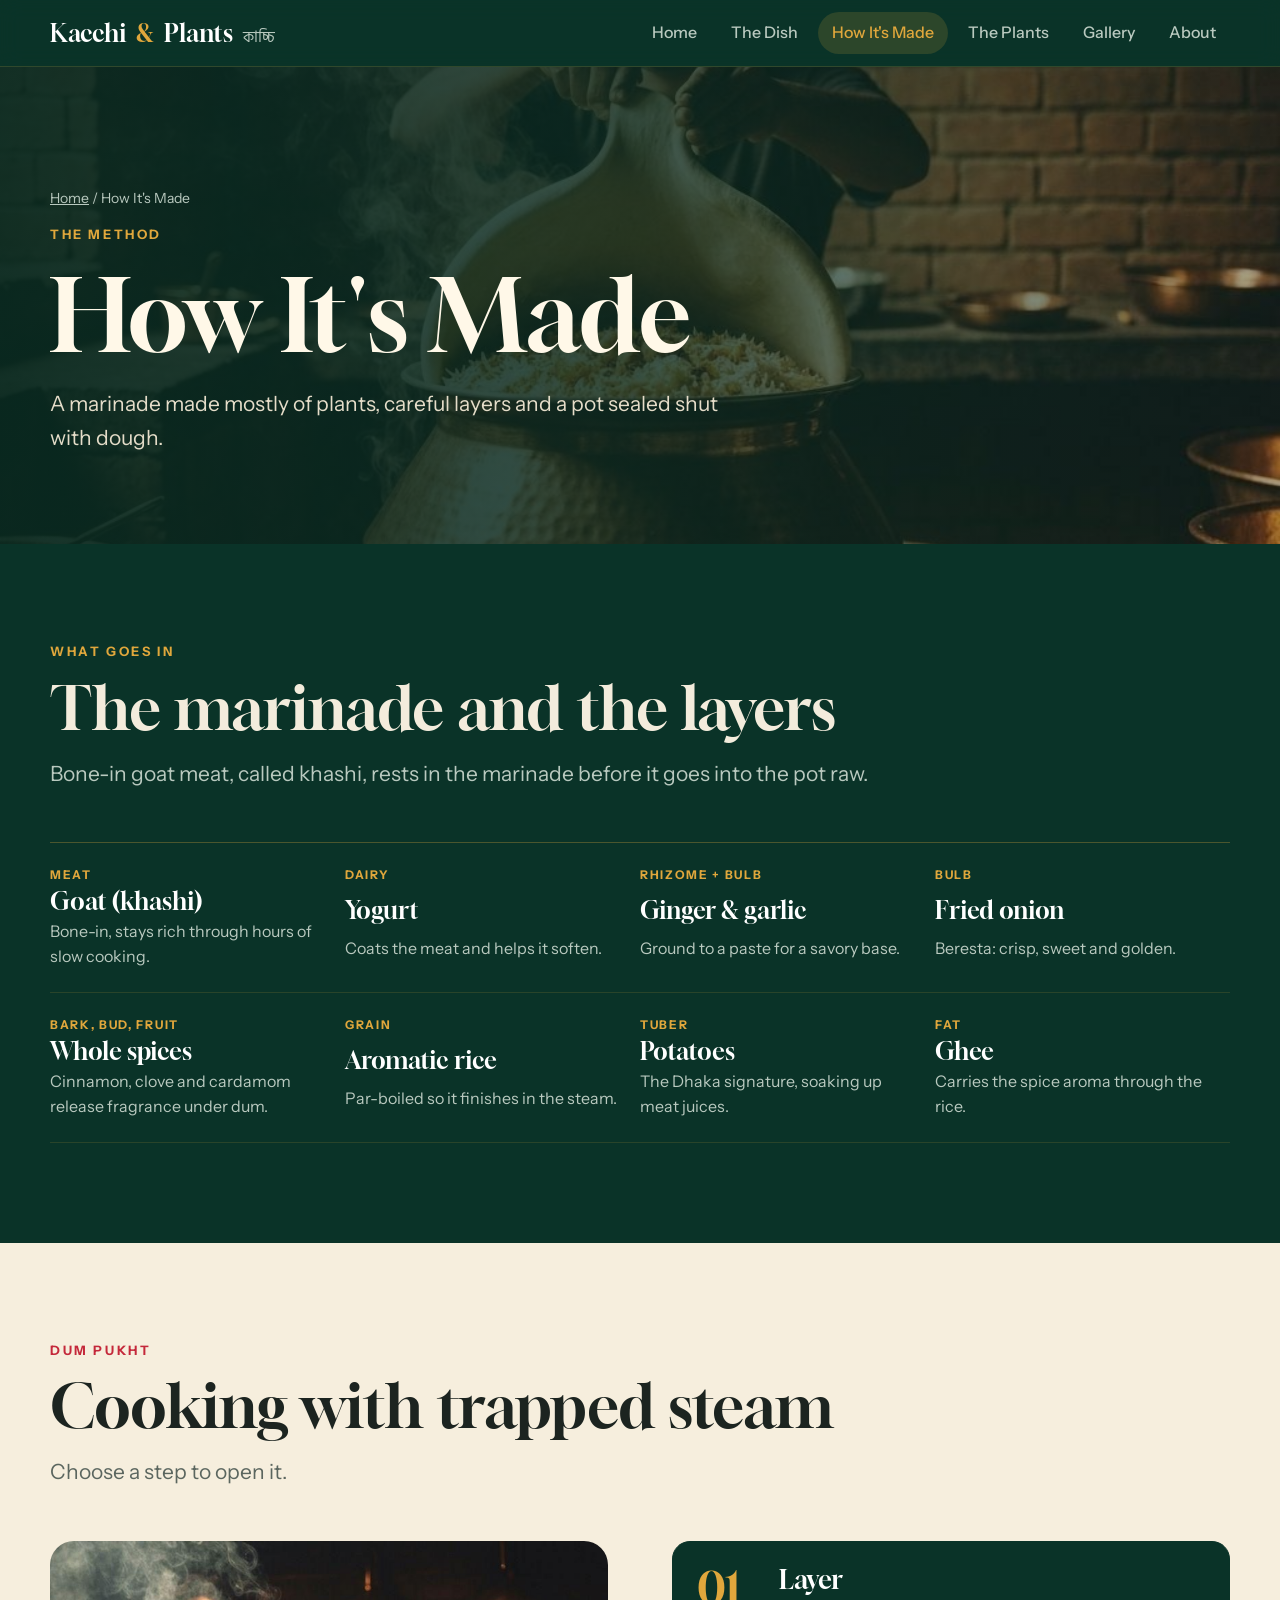
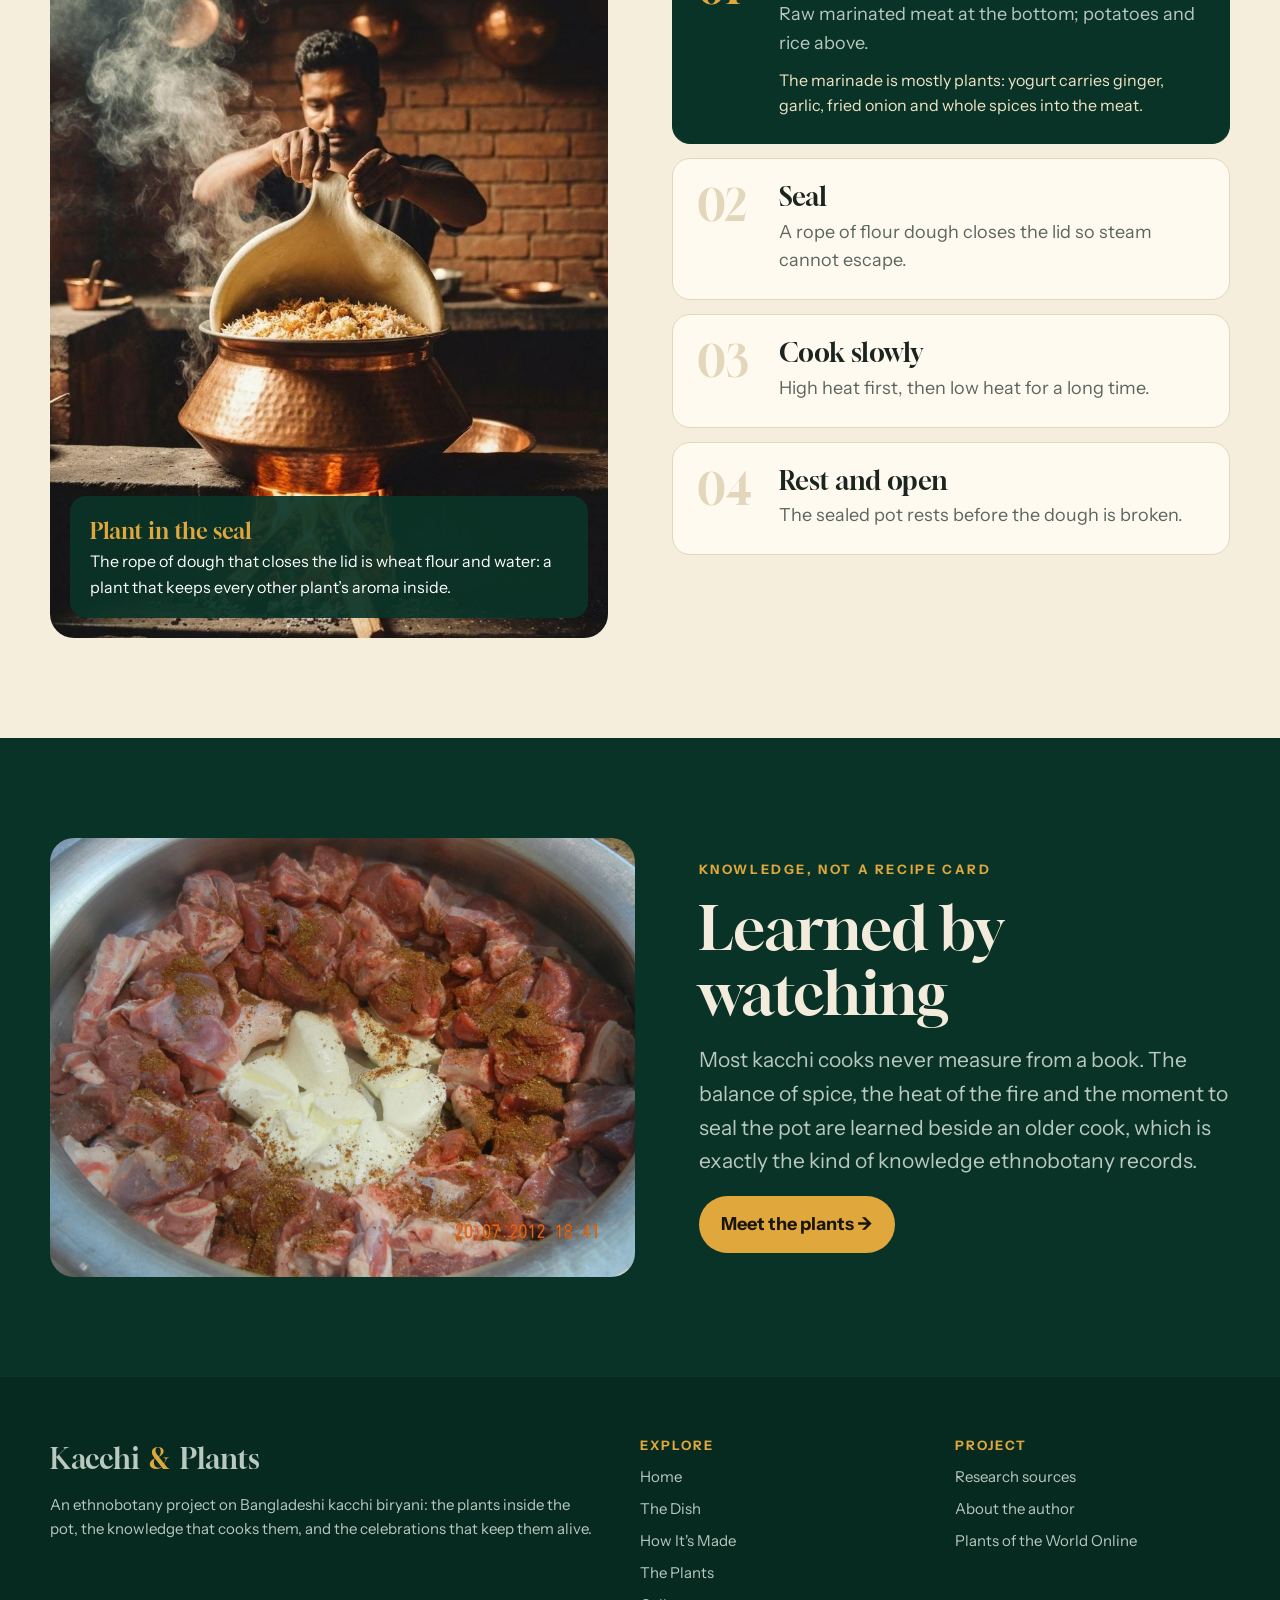
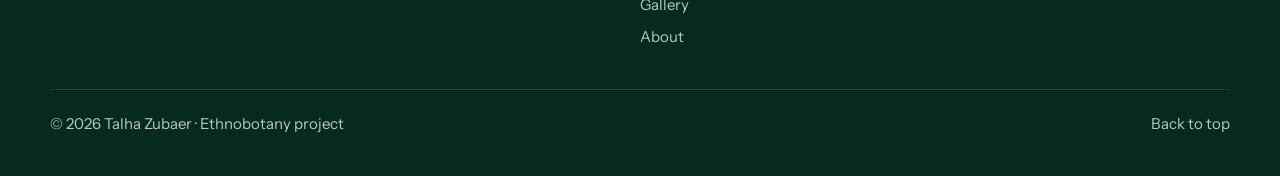
<file: method.html>
<!DOCTYPE html>
<html lang="en">
<head>
<meta charset="utf-8">
<meta name="viewport" content="width=device-width, initial-scale=1">
<title>How It's Made · Kacchi & Plants</title>
<meta name="description" content="The marinade, the layers and the dum pukht method behind kacchi biryani.">
<meta property="og:title" content="How It's Made · Kacchi & Plants">
<meta property="og:description" content="The marinade, the layers and the dum pukht method behind kacchi biryani.">
<meta property="og:image" content="assets/img/hero.jpg">
<meta name="theme-color" content="#0a3328">
<link rel="icon" href="assets/favicon.svg" type="image/svg+xml">
<link rel="preconnect" href="https://fonts.googleapis.com">
<link rel="preconnect" href="https://fonts.gstatic.com" crossorigin>
<link href="https://fonts.googleapis.com/css2?family=Gloock&amp;family=Instrument+Sans:ital,wght@0,400..700;1,400..600&amp;family=Hind+Siliguri:wght@500;700&amp;display=swap" rel="stylesheet">
<link rel="stylesheet" href="css/style.css">
</head>
<body>
<a class="skip" href="#main">Skip to content</a>
<header class="site-header">
  <div class="wrap">
    <a class="brand" href="index.html">Kacchi <span>&amp;</span> Plants <small lang="bn">কাচ্চি</small></a>
    <button class="nav-toggle" type="button" aria-expanded="false" aria-controls="menu">Menu</button>
    <nav aria-label="Main"><ul class="menu" id="menu"><li><a href="index.html">Home</a></li><li><a href="dish.html">The Dish</a></li><li><a href="method.html">How It's Made</a></li><li><a href="plants.html">The Plants</a></li><li><a href="gallery.html">Gallery</a></li><li><a href="about.html">About</a></li></ul></nav>
  </div>
</header>
<main id="main">
<section class="page-hero">
  <img src="assets/img/dum.jpg" alt="A cook opening a dum pot">
  <div class="wrap load">
    <span class="crumbs"><a href="index.html">Home</a> / How It's Made</span>
    <span class="eyebrow">The method</span>
    <h1>How It's Made</h1>
    <p>A marinade made mostly of plants, careful layers and a pot sealed shut with dough.</p>
  </div>
</section>
<section id="marinade">
  <div class="wrap">
    <div class="head reveal"><span class="eyebrow">What goes in</span><h2>The marinade and the layers</h2>
      <p class="lede">Bone-in goat meat, called khashi, rests in the marinade before it goes into the pot raw.</p></div>
    <div class="ingredients reveal">
      <div><em>Meat</em><b>Goat (khashi)</b><span>Bone-in, stays rich through hours of slow cooking.</span></div>
      <div><em>Dairy</em><b>Yogurt</b><span>Coats the meat and helps it soften.</span></div>
      <div><em>Rhizome + bulb</em><b>Ginger &amp; garlic</b><span>Ground to a paste for a savory base.</span></div>
      <div><em>Bulb</em><b>Fried onion</b><span>Beresta: crisp, sweet and golden.</span></div>
      <div><em>Bark, bud, fruit</em><b>Whole spices</b><span>Cinnamon, clove and cardamom release fragrance under dum.</span></div>
      <div><em>Grain</em><b>Aromatic rice</b><span>Par-boiled so it finishes in the steam.</span></div>
      <div><em>Tuber</em><b>Potatoes</b><span>The Dhaka signature, soaking up meat juices.</span></div>
      <div><em>Fat</em><b>Ghee</b><span>Carries the spice aroma through the rice.</span></div>
    </div>
  </div>
</section>
<section class="paper" id="dum">
  <div class="wrap">
    <div class="head reveal"><span class="eyebrow">Dum pukht</span><h2>Cooking with trapped steam</h2><p class="lede">Choose a step to open it.</p></div>
    <div class="dum-grid">
      <div class="dum-media reveal">
        <img src="assets/img/dum.jpg" alt="A cook lifting the lid of a copper dum pot over a wood fire" loading="lazy">
        <div class="seal"><b>Plant in the seal</b><br>The rope of dough that closes the lid is wheat flour and water: a plant that keeps every other plant’s aroma inside.</div>
      </div>
      <ol class="steps">
        <li><button type="button" aria-expanded="true" id="step-1"><span class="n">01</span><span><span class="t">Layer</span><span class="d">Raw marinated meat at the bottom; potatoes and rice above.</span><span class="more">The marinade is mostly plants: yogurt carries ginger, garlic, fried onion and whole spices into the meat.</span></span></button></li>
        <li><button type="button" aria-expanded="false" id="step-2"><span class="n">02</span><span><span class="t">Seal</span><span class="d">A rope of flour dough closes the lid so steam cannot escape.</span><span class="more">Without the seal, the volatile oils in cardamom, cinnamon and clove would drift out of the pot instead of into the rice.</span></span></button></li>
        <li><button type="button" aria-expanded="false" id="step-3"><span class="n">03</span><span><span class="t">Cook slowly</span><span class="d">High heat first, then low heat for a long time.</span><span class="more">The goat meat softens in its own juices while steam pushes the spice aroma up through every layer of rice.</span></span></button></li>
        <li><button type="button" aria-expanded="false" id="step-4"><span class="n">04</span><span><span class="t">Rest and open</span><span class="d">The sealed pot rests before the dough is broken.</span><span class="more">Breaking the seal releases the fragrance all at once, which is why the opening is part of the celebration.</span></span></button></li>
      </ol>
    </div>
  </div>
</section>
<section>
  <div class="wrap fact-band">
    <img class="reveal" src="assets/img/marinade.jpg" alt="Goat meat with yogurt and spices in a pot" loading="lazy">
    <div class="reveal" style="display:grid;gap:18px">
      <span class="eyebrow">Knowledge, not a recipe card</span>
      <h2>Learned by watching</h2>
      <p class="lede">Most kacchi cooks never measure from a book. The balance of spice, the heat of the fire and the moment to seal the pot are learned beside an older cook, which is exactly the kind of knowledge ethnobotany records.</p>
      <p><a class="btn" href="plants.html">Meet the plants →</a></p>
    </div>
  </div>
</section>

</main>
<footer class="site-footer">
  <div class="wrap">
    <div class="grid">
      <div>
        <a class="brand" href="index.html">Kacchi <span>&amp;</span> Plants</a>
        <p>An ethnobotany project on Bangladeshi kacchi biryani: the plants inside the pot, the knowledge that cooks them, and the celebrations that keep them alive.</p>
      </div>
      <div><h4>Explore</h4><ul><li><a href="index.html">Home</a></li><li><a href="dish.html">The Dish</a></li><li><a href="method.html">How It's Made</a></li><li><a href="plants.html">The Plants</a></li><li><a href="gallery.html">Gallery</a></li><li><a href="about.html">About</a></li></ul></div>
      <div><h4>Project</h4><ul><li><a href="about.html#sources">Research sources</a></li><li><a href="about.html">About the author</a></li><li><a href="https://powo.science.kew.org/">Plants of the World Online</a></li></ul></div>
    </div>
    <div class="base"><span>© <span data-year>2026</span> Talha Zubaer · Ethnobotany project</span><a href="#main">Back to top</a></div>
  </div>
</footer>
<script src="js/main.js"></script>
</body>
</html>
</file>
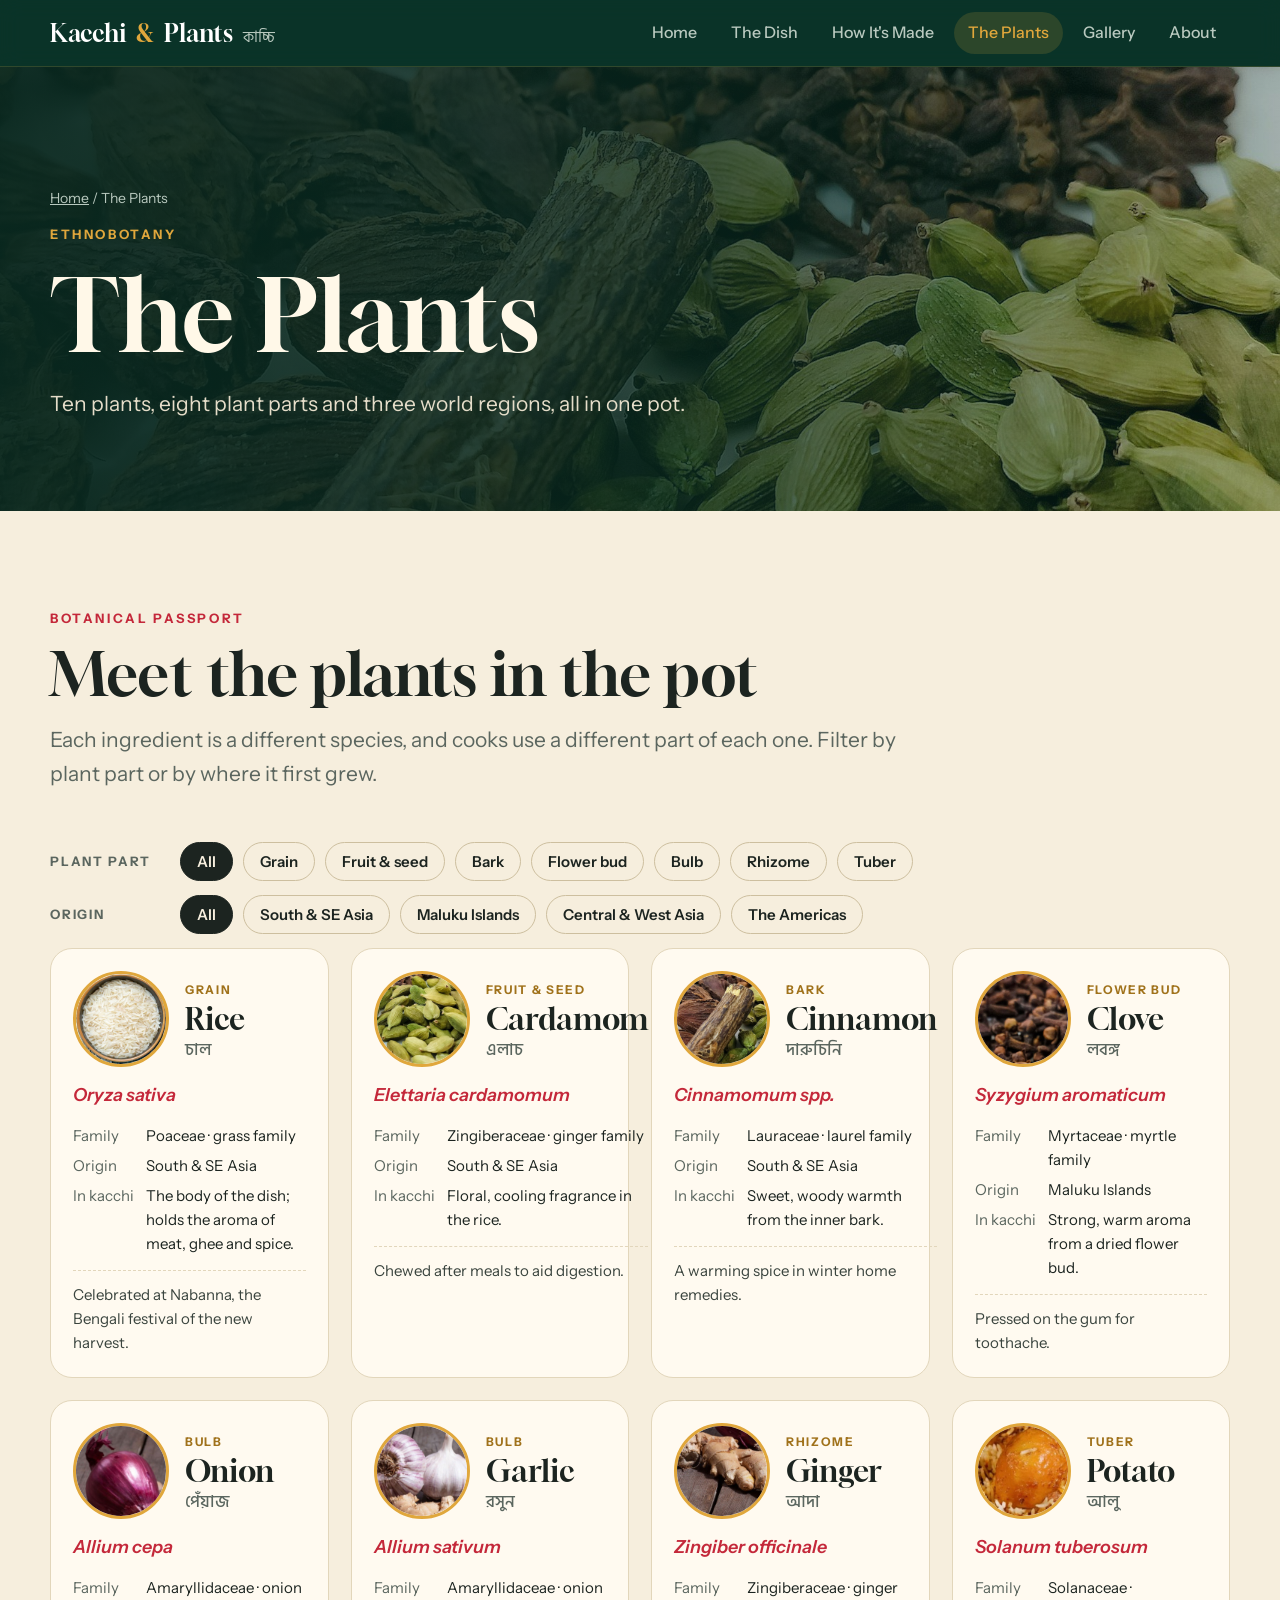
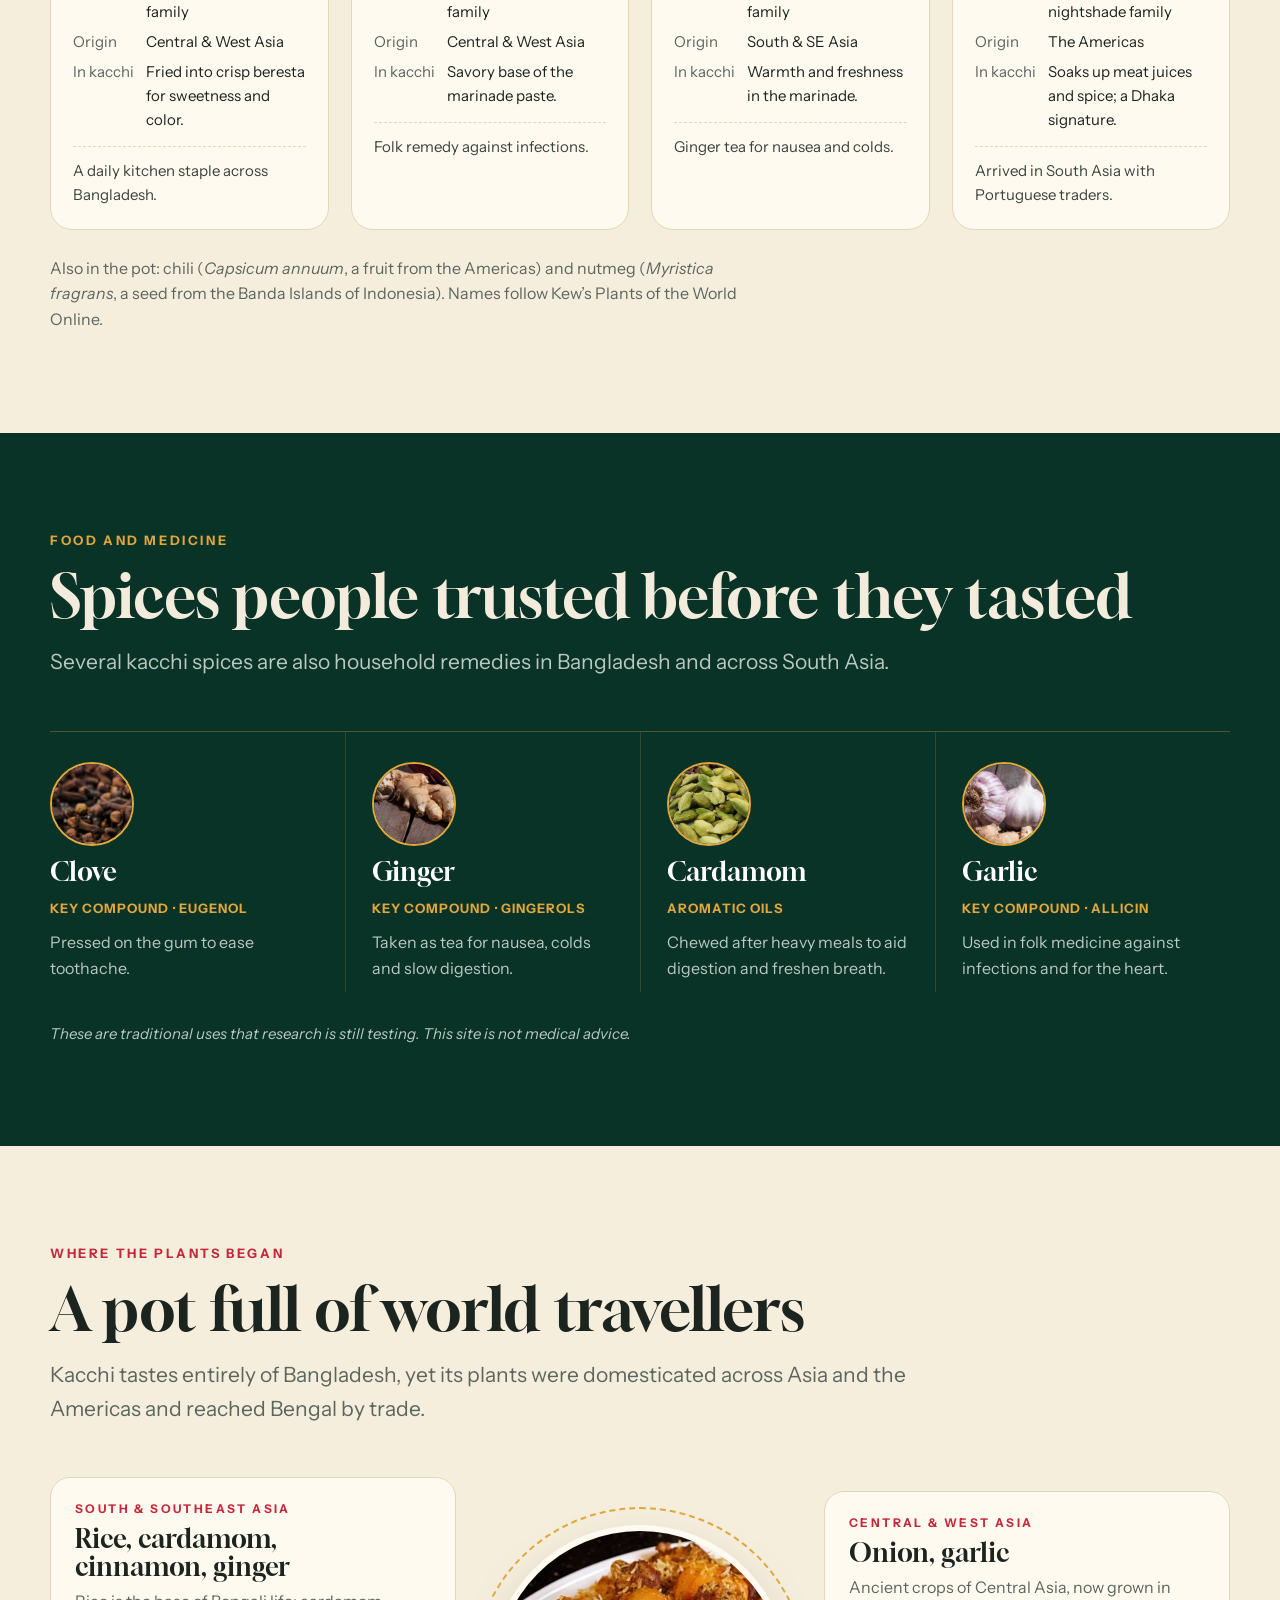
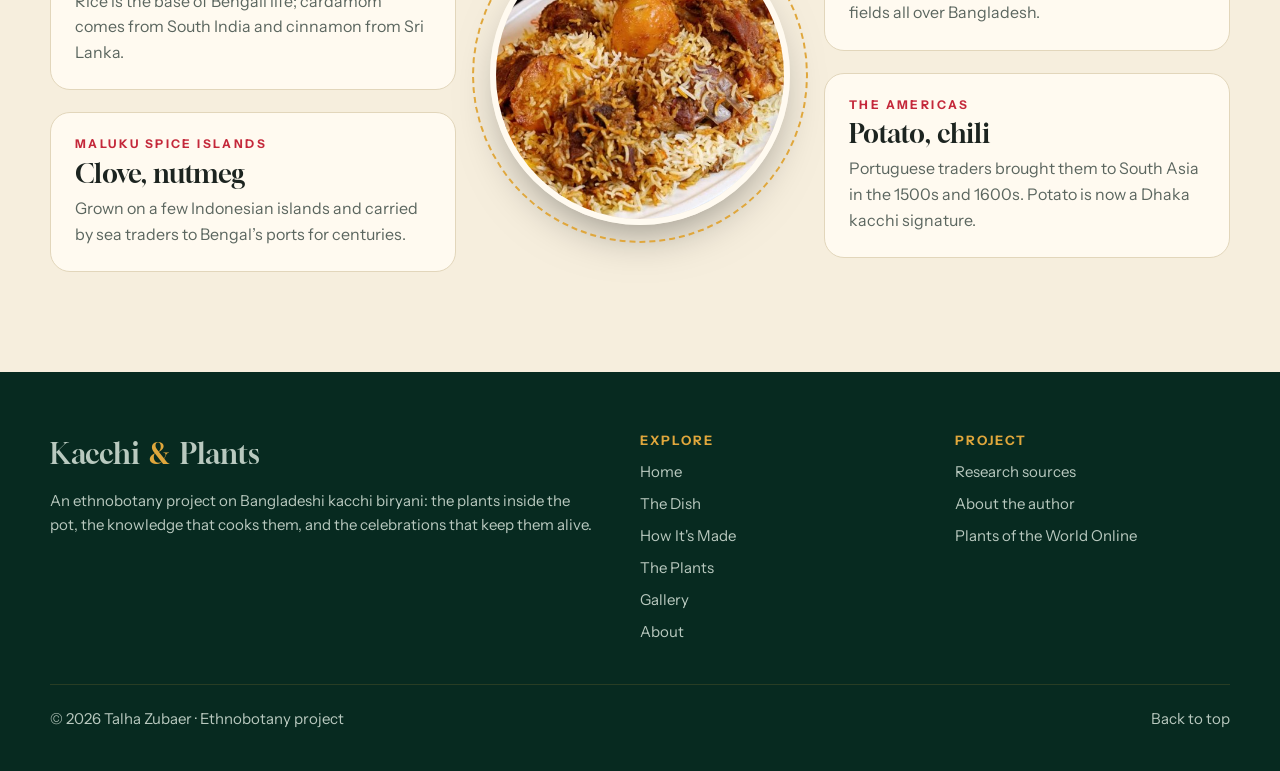
<file: plants.html>
<!DOCTYPE html>
<html lang="en">
<head>
<meta charset="utf-8">
<meta name="viewport" content="width=device-width, initial-scale=1">
<title>The Plants · Kacchi & Plants</title>
<meta name="description" content="A botanical passport of the plants in kacchi biryani, their traditional medicinal uses and where they came from.">
<meta property="og:title" content="The Plants · Kacchi & Plants">
<meta property="og:description" content="A botanical passport of the plants in kacchi biryani, their traditional medicinal uses and where they came from.">
<meta property="og:image" content="assets/img/hero.jpg">
<meta name="theme-color" content="#0a3328">
<link rel="icon" href="assets/favicon.svg" type="image/svg+xml">
<link rel="preconnect" href="https://fonts.googleapis.com">
<link rel="preconnect" href="https://fonts.gstatic.com" crossorigin>
<link href="https://fonts.googleapis.com/css2?family=Gloock&amp;family=Instrument+Sans:ital,wght@0,400..700;1,400..600&amp;family=Hind+Siliguri:wght@500;700&amp;display=swap" rel="stylesheet">
<link rel="stylesheet" href="css/style.css">
</head>
<body>
<a class="skip" href="#main">Skip to content</a>
<header class="site-header">
  <div class="wrap">
    <a class="brand" href="index.html">Kacchi <span>&amp;</span> Plants <small lang="bn">কাচ্চি</small></a>
    <button class="nav-toggle" type="button" aria-expanded="false" aria-controls="menu">Menu</button>
    <nav aria-label="Main"><ul class="menu" id="menu"><li><a href="index.html">Home</a></li><li><a href="dish.html">The Dish</a></li><li><a href="method.html">How It's Made</a></li><li><a href="plants.html">The Plants</a></li><li><a href="gallery.html">Gallery</a></li><li><a href="about.html">About</a></li></ul></nav>
  </div>
</header>
<main id="main">
<section class="page-hero">
  <img src="assets/img/spices.jpg" alt="Cloves, cardamom and cinnamon">
  <div class="wrap load">
    <span class="crumbs"><a href="index.html">Home</a> / The Plants</span>
    <span class="eyebrow">Ethnobotany</span>
    <h1>The Plants</h1>
    <p>Ten plants, eight plant parts and three world regions, all in one pot.</p>
  </div>
</section>
<section class="paper" id="passport">
  <div class="wrap">
    <div class="head reveal"><span class="eyebrow">Botanical passport</span><h2>Meet the plants in the pot</h2>
      <p class="lede">Each ingredient is a different species, and cooks use a different part of each one. Filter by plant part or by where it first grew.</p></div>
    <div class="filters" role="group" aria-label="Filter by plant part" id="f-part"><span class="lab">Plant part</span></div>
    <div class="filters" role="group" aria-label="Filter by region of origin" id="f-origin"><span class="lab">Origin</span></div>
    <div class="plants" id="plant-grid"></div>
    <p class="also">Also in the pot: chili (<i>Capsicum annuum</i>, a fruit from the Americas) and nutmeg (<i>Myristica fragrans</i>, a seed from the Banda Islands of Indonesia). Names follow Kew’s Plants of the World Online.</p>
  </div>
</section>
<section id="medicine">
  <div class="wrap">
    <div class="head reveal"><span class="eyebrow">Food and medicine</span><h2>Spices people trusted before they tasted</h2>
      <p class="lede">Several kacchi spices are also household remedies in Bangladesh and across South Asia.</p></div>
    <div class="med reveal">
      <article><img src="assets/img/p-clove.jpg" alt="Dried cloves" loading="lazy"><h3>Clove</h3><span class="cmp">KEY COMPOUND · EUGENOL</span><p>Pressed on the gum to ease toothache.</p></article>
      <article><img src="assets/img/p-ginger.jpg" alt="Fresh ginger root" loading="lazy"><h3>Ginger</h3><span class="cmp">KEY COMPOUND · GINGEROLS</span><p>Taken as tea for nausea, colds and slow digestion.</p></article>
      <article><img src="assets/img/p-cardamom.jpg" alt="Green cardamom pods" loading="lazy"><h3>Cardamom</h3><span class="cmp">AROMATIC OILS</span><p>Chewed after heavy meals to aid digestion and freshen breath.</p></article>
      <article><img src="assets/img/p-garlic.jpg" alt="Garlic bulbs" loading="lazy"><h3>Garlic</h3><span class="cmp">KEY COMPOUND · ALLICIN</span><p>Used in folk medicine against infections and for the heart.</p></article>
    </div>
    <p class="note">These are traditional uses that research is still testing. This site is not medical advice.</p>
  </div>
</section>
<section class="paper" id="origins">
  <div class="wrap">
    <div class="head reveal"><span class="eyebrow">Where the plants began</span><h2>A pot full of world travellers</h2>
      <p class="lede">Kacchi tastes entirely of Bangladesh, yet its plants were domesticated across Asia and the Americas and reached Bengal by trade.</p></div>
    <div class="origins">
      <div class="reveal">
        <div class="region"><span class="eyebrow">South &amp; Southeast Asia</span><h3>Rice, cardamom, cinnamon, ginger</h3><p>Rice is the base of Bengali life; cardamom comes from South India and cinnamon from Sri Lanka.</p></div>
        <div class="region"><span class="eyebrow">Maluku Spice Islands</span><h3>Clove, nutmeg</h3><p>Grown on a few Indonesian islands and carried by sea traders to Bengal’s ports for centuries.</p></div>
      </div>
      <div class="pot reveal"><img src="assets/img/p-pot.jpg" alt="Kacchi biryani on a plate" loading="lazy"></div>
      <div class="reveal">
        <div class="region"><span class="eyebrow">Central &amp; West Asia</span><h3>Onion, garlic</h3><p>Ancient crops of Central Asia, now grown in fields all over Bangladesh.</p></div>
        <div class="region"><span class="eyebrow">The Americas</span><h3>Potato, chili</h3><p>Portuguese traders brought them to South Asia in the 1500s and 1600s. Potato is now a Dhaka kacchi signature.</p></div>
      </div>
    </div>
  </div>
</section>

</main>
<footer class="site-footer">
  <div class="wrap">
    <div class="grid">
      <div>
        <a class="brand" href="index.html">Kacchi <span>&amp;</span> Plants</a>
        <p>An ethnobotany project on Bangladeshi kacchi biryani: the plants inside the pot, the knowledge that cooks them, and the celebrations that keep them alive.</p>
      </div>
      <div><h4>Explore</h4><ul><li><a href="index.html">Home</a></li><li><a href="dish.html">The Dish</a></li><li><a href="method.html">How It's Made</a></li><li><a href="plants.html">The Plants</a></li><li><a href="gallery.html">Gallery</a></li><li><a href="about.html">About</a></li></ul></div>
      <div><h4>Project</h4><ul><li><a href="about.html#sources">Research sources</a></li><li><a href="about.html">About the author</a></li><li><a href="https://powo.science.kew.org/">Plants of the World Online</a></li></ul></div>
    </div>
    <div class="base"><span>© <span data-year>2026</span> Talha Zubaer · Ethnobotany project</span><a href="#main">Back to top</a></div>
  </div>
</footer>
<script src="js/main.js"></script>
</body>
</html>
</file>
<file: css/style.css>
/* Kacchi & Plants — shared styles
   Layout idea: a dark green Old Dhaka night lit by saffron, with cream "paper" panels for the botany. */
:root {
  --night: #0a3328;
  --night-2: #0f4535;
  --paper: #f6eedd;
  --card: #fffaf0;
  --ink: #1c2420;
  --saffron: #e0a73c;
  --chili: #c4283a;
  --muted-dark: #b9c9bf;
  --muted-light: #5b665f;
  --line-light: #e2d6bb;
  --display: "Gloock", Georgia, serif;
  --body: "Instrument Sans", "Helvetica Neue", Arial, sans-serif;
  --bangla: "Hind Siliguri", "Noto Sans Bengali", sans-serif;
  color-scheme: dark;
}
* { box-sizing: border-box; }
html { scroll-behavior: smooth; }
body { margin: 0; background: var(--night); color: #f3ecdc; font: 400 18px/1.6 var(--body); }
img { max-width: 100%; display: block; }
a { color: var(--saffron); }
a:focus-visible, button:focus-visible { outline: 3px solid var(--saffron); outline-offset: 3px; border-radius: 4px; }
h1, h2, h3 { font-family: var(--display); font-weight: 400; line-height: 1.08; text-wrap: balance; margin: 0; }
h2 { font-size: clamp(34px, 5vw, 60px); }
h3 { font-size: 26px; }
p { margin: 0; max-width: 64ch; }
.wrap { width: min(1180px, 100% - 40px); margin-inline: auto; }
.eyebrow { font: 700 13px/1.2 var(--body); letter-spacing: .2em; text-transform: uppercase; color: var(--saffron); }
.bn { font-family: var(--bangla); font-weight: 500; }
section { padding: 100px 0; }
.paper { background: var(--paper); color: var(--ink); }
.paper .eyebrow { color: var(--chili); }
.paper a { color: #8a3d12; }
.lede { font-size: 21px; color: var(--muted-dark); }
.paper .lede { color: var(--muted-light); }
.head { display: grid; gap: 16px; margin-bottom: 52px; }
.btn { display: inline-flex; align-items: center; gap: 10px; padding: 14px 22px; border-radius: 999px; background: var(--saffron); color: #1a160c; font-weight: 700; text-decoration: none; transition: transform .2s, background .2s; }
.btn:hover { transform: translateY(-2px); background: #f0bd5a; }
.btn.ghost { background: transparent; color: #fff; border: 1px solid rgba(255, 255, 255, .35); }
.btn.ghost:hover { border-color: var(--saffron); color: var(--saffron); }
.skip { position: absolute; left: -999px; top: 10px; background: var(--saffron); color: #000; padding: 10px 14px; z-index: 100; border-radius: 6px; }
.skip:focus { left: 10px; }

/* ---------- header / nav ---------- */
.site-header { position: sticky; top: 0; z-index: 50; background: rgba(10, 51, 40, .9); backdrop-filter: blur(10px); border-bottom: 1px solid rgba(224, 167, 60, .18); }
.site-header .wrap { display: flex; align-items: center; justify-content: space-between; gap: 20px; height: 66px; }
.brand { font-family: var(--display); font-size: 24px; color: #fff; text-decoration: none; display: flex; align-items: baseline; gap: 10px; }
.brand span { color: var(--saffron); }
.brand small { font-family: var(--bangla); font-size: 15px; color: var(--muted-dark); }
.menu { display: flex; gap: 6px; list-style: none; margin: 0; padding: 0; }
.menu a { display: block; padding: 8px 14px; border-radius: 999px; color: var(--muted-dark); text-decoration: none; font-size: 16px; font-weight: 500; }
.menu a:hover { color: #fff; }
.menu a[aria-current="page"] { background: rgba(224, 167, 60, .16); color: var(--saffron); }
.nav-toggle { display: none; background: none; border: 1px solid rgba(255, 255, 255, .3); color: #fff; border-radius: 10px; padding: 8px 12px; font: 600 15px var(--body); cursor: pointer; }
@media (max-width: 860px) {
  .nav-toggle { display: block; }
  .menu { position: absolute; top: 66px; left: 0; right: 0; flex-direction: column; background: var(--night); padding: 12px 20px 24px; border-bottom: 1px solid rgba(224, 167, 60, .25); display: none; }
  .menu.open { display: flex; }
  .menu a { padding: 14px 6px; font-size: 18px; border-radius: 0; border-bottom: 1px solid rgba(255, 255, 255, .06); }
  .brand small { display: none; }
}

/* ---------- home hero ---------- */
.hero { position: relative; padding: 0; min-height: 740px; display: grid; align-items: end; overflow: hidden; isolation: isolate; }
.hero > img { position: absolute; inset: 0; width: 100%; height: 100%; object-fit: cover; object-position: 70% 50%; z-index: -3; animation: drift 24s ease-in-out infinite alternate; }
.hero::before { content: ""; position: absolute; inset: 0; z-index: -2; background: linear-gradient(90deg, rgba(8, 40, 31, .96) 0%, rgba(8, 40, 31, .86) 38%, rgba(8, 40, 31, .25) 75%, rgba(8, 40, 31, .1) 100%), linear-gradient(0deg, var(--night) 0%, rgba(10, 51, 40, 0) 35%); }
#steam { position: absolute; inset: 0; width: 100%; height: 100%; z-index: -1; pointer-events: none; }
.hero .wrap { padding: 110px 0 70px; display: grid; gap: 24px; }
.hero h1 { font-size: clamp(64px, 11vw, 148px); color: #fff8e8; }
.hero h1 em { font-style: normal; color: var(--saffron); display: block; }
.hero .bn-title { font-family: var(--bangla); font-weight: 700; font-size: clamp(30px, 4vw, 46px); color: var(--saffron); }
.hero p { font-size: 22px; color: #e5ddc9; max-width: 40ch; }
.hero .actions { display: flex; gap: 14px; flex-wrap: wrap; }
.load > * { animation: rise .9s cubic-bezier(.2, .7, .2, 1) both; }
.load > *:nth-child(2) { animation-delay: .1s; }
.load > *:nth-child(3) { animation-delay: .2s; }
.load > *:nth-child(4) { animation-delay: .3s; }
.load > *:nth-child(5) { animation-delay: .4s; }
.load > *:nth-child(6) { animation-delay: .5s; }
.stats { display: grid; grid-template-columns: repeat(4, minmax(0, 1fr)); border-top: 1px solid rgba(224, 167, 60, .35); margin-top: 10px; max-width: 860px; }
.stats div { padding: 20px 20px 0 0; }
.stats b { display: block; font: 400 54px/1 var(--display); color: var(--saffron); font-variant-numeric: tabular-nums; }
.stats span { font-size: 15px; color: var(--muted-dark); }
@media (max-width: 640px) { .stats { grid-template-columns: repeat(2, 1fr); } .hero { min-height: 680px; } }

/* ---------- inner page hero ---------- */
.page-hero { position: relative; padding: 0; overflow: hidden; isolation: isolate; }
.page-hero > img { position: absolute; inset: 0; width: 100%; height: 100%; object-fit: cover; z-index: -2; }
.page-hero::before { content: ""; position: absolute; inset: 0; z-index: -1; background: linear-gradient(90deg, rgba(8, 40, 31, .95) 0%, rgba(8, 40, 31, .8) 50%, rgba(8, 40, 31, .35) 100%); }
.page-hero .wrap { padding: 120px 0 90px; display: grid; gap: 18px; }
.page-hero h1 { font-size: clamp(48px, 8vw, 100px); color: #fff8e8; }
.page-hero p { font-size: 21px; color: #e5ddc9; max-width: 48ch; }
.crumbs { font-size: 14px; color: var(--muted-dark); }
.crumbs a { color: var(--muted-dark); }

/* ---------- home: explore cards ---------- */
.explore { display: grid; grid-template-columns: repeat(3, 1fr); gap: 24px; }
.explore a { position: relative; display: grid; align-content: end; min-height: 380px; border-radius: 24px; overflow: hidden; text-decoration: none; color: #fff; isolation: isolate; }
.explore img { position: absolute; inset: 0; width: 100%; height: 100%; object-fit: cover; z-index: -2; transition: transform .8s ease; }
.explore a::before { content: ""; position: absolute; inset: 0; z-index: -1; background: linear-gradient(0deg, rgba(8, 40, 31, .95) 10%, rgba(8, 40, 31, .1) 70%); }
.explore a:hover img { transform: scale(1.06); }
.explore div { padding: 26px; display: grid; gap: 8px; }
.explore .eyebrow { color: var(--saffron); }
.explore h3 { font-size: 32px; }
.explore p { color: #e5ddc9; font-size: 16px; }
.explore .go { margin-top: 6px; font-weight: 700; color: var(--saffron); }
@media (max-width: 900px) { .explore { grid-template-columns: 1fr; } .explore a { min-height: 300px; } }

.fact-band { display: grid; grid-template-columns: 1.1fr 1fr; gap: 64px; align-items: center; }
.fact-band img { border-radius: 24px; aspect-ratio: 4 / 3; object-fit: cover; width: 100%; }
@media (max-width: 860px) { .fact-band { grid-template-columns: 1fr; gap: 36px; } }

/* ---------- dish page ---------- */
.duo { display: grid; grid-template-columns: 1fr 1fr; gap: 28px; }
.duo figure { margin: 0; position: relative; border-radius: 22px; overflow: hidden; aspect-ratio: 4 / 3; }
.duo img { width: 100%; height: 100%; object-fit: cover; transition: transform .8s ease; }
.duo figure:hover img { transform: scale(1.05); }
.duo figcaption { position: absolute; left: 18px; bottom: 18px; background: var(--night); color: #fff; padding: 10px 16px; border-radius: 999px; font-size: 15px; font-weight: 600; }
.duo figcaption span { color: var(--saffron); }
.versus { margin-top: 40px; display: grid; grid-template-columns: 1fr 1fr; gap: 28px; }
.versus div { border-top: 2px solid var(--ink); padding-top: 16px; display: grid; gap: 8px; }
.versus div:last-child { border-color: var(--line-light); color: var(--muted-light); }
@media (max-width: 760px) { .duo, .versus { grid-template-columns: 1fr; } }
.split { display: grid; grid-template-columns: 1.05fr 1fr; gap: 64px; align-items: center; }
.split > img { border-radius: 24px; width: 100%; aspect-ratio: 5 / 4; object-fit: cover; }
.moments { display: grid; gap: 26px; margin-top: 34px; }
.moments > div { display: grid; grid-template-columns: 56px 1fr; gap: 16px; align-items: start; }
.moments i { font: normal 400 34px/1 var(--display); color: var(--saffron); }
.moments h3 { margin-bottom: 4px; color: #fff; }
.moments p { color: var(--muted-dark); }
@media (max-width: 860px) { .split { grid-template-columns: 1fr; gap: 40px; } }
.dhaka { position: relative; padding: 0; overflow: hidden; isolation: isolate; }
.dhaka > img { position: absolute; inset: 0; width: 100%; height: 100%; object-fit: cover; z-index: -2; }
.dhaka::before { content: ""; position: absolute; inset: 0; z-index: -1; background: linear-gradient(90deg, rgba(8, 40, 31, .95) 0%, rgba(8, 40, 31, .85) 45%, rgba(8, 40, 31, .2) 100%); }
.dhaka .wrap { padding: 130px 0; display: grid; gap: 22px; }
.dhaka p { color: #e5ddc9; }
.dhaka blockquote { margin: 18px 0 0; font: 400 clamp(26px, 3vw, 36px)/1.25 var(--display); color: var(--saffron); max-width: 24ch; }

/* ---------- method page ---------- */
.dum-grid { display: grid; grid-template-columns: 1fr 1fr; gap: 64px; align-items: start; }
.dum-media { position: sticky; top: 96px; border-radius: 24px; overflow: hidden; }
.dum-media img { width: 100%; aspect-ratio: 4 / 5; object-fit: cover; }
.dum-media .seal { position: absolute; inset: auto 20px 20px 20px; background: rgba(10, 51, 40, .92); color: #fff; padding: 18px 20px; border-radius: 16px; font-size: 16px; }
.dum-media .seal b { color: var(--saffron); font-family: var(--display); font-weight: 400; font-size: 22px; }
.steps { list-style: none; margin: 0; padding: 0; display: grid; gap: 14px; }
.steps button { all: unset; cursor: pointer; display: grid; grid-template-columns: 64px 1fr; gap: 18px; padding: 24px; border-radius: 18px; border: 1px solid var(--line-light); background: var(--card); width: 100%; box-sizing: border-box; transition: background .3s, border-color .3s, transform .3s; }
.steps button:hover { transform: translateX(4px); }
.steps .n { font: 400 44px/1 var(--display); color: var(--line-light); transition: color .3s; }
.steps .t { display: block; font: 400 26px/1.1 var(--display); margin-bottom: 6px; }
.steps .d { display: block; color: var(--muted-light); }
.steps .more { display: block; max-height: 0; overflow: hidden; transition: max-height .45s ease, margin .45s; font-size: 16px; }
.steps button[aria-expanded="true"] { background: var(--night); border-color: var(--night); color: #fff; }
.steps button[aria-expanded="true"] .n { color: var(--saffron); }
.steps button[aria-expanded="true"] .d { color: var(--muted-dark); }
.steps button[aria-expanded="true"] .more { max-height: 180px; margin-top: 10px; color: #f1e4c6; }
@media (max-width: 860px) { .dum-grid { grid-template-columns: 1fr; } .dum-media { position: relative; top: 0; } .dum-media img { aspect-ratio: 4 / 3; } }
.ingredients { display: grid; grid-template-columns: repeat(auto-fill, minmax(250px, 1fr)); gap: 0; border-top: 1px solid rgba(224, 167, 60, .3); }
.ingredients div { padding: 22px 22px 22px 0; border-bottom: 1px solid rgba(224, 167, 60, .14); display: grid; gap: 4px; }
.ingredients b { font: 400 24px/1.1 var(--display); color: #fff; }
.ingredients span { color: var(--muted-dark); font-size: 16px; }
.ingredients em { font-style: normal; font-size: 12px; font-weight: 700; letter-spacing: .14em; text-transform: uppercase; color: var(--saffron); }

/* ---------- plants page ---------- */
.filters { display: flex; flex-wrap: wrap; gap: 10px; margin-bottom: 14px; }
.filters:last-of-type { margin-bottom: 36px; }
.filters .lab { font-size: 13px; font-weight: 700; letter-spacing: .14em; text-transform: uppercase; color: var(--muted-light); align-self: center; min-width: 120px; }
.chip { font: 600 15px/1 var(--body); padding: 11px 16px; border-radius: 999px; border: 1px solid #cdbf9f; background: transparent; color: var(--ink); cursor: pointer; transition: background .2s, color .2s, border-color .2s; }
.chip:hover { border-color: var(--ink); }
.chip[aria-pressed="true"] { background: var(--ink); color: var(--paper); border-color: var(--ink); }
.plants { display: grid; grid-template-columns: repeat(auto-fill, minmax(260px, 1fr)); gap: 22px; }
.plant { background: var(--card); border: 1px solid var(--line-light); border-radius: 22px; padding: 22px; display: grid; gap: 14px; align-content: start; transition: opacity .35s, transform .35s, box-shadow .35s; }
.plant:hover { transform: translateY(-4px); box-shadow: 0 18px 40px -22px rgba(60, 40, 10, .45); }
.plant.dim { opacity: .18; transform: scale(.97); }
.plant .top { display: grid; grid-template-columns: 96px 1fr; gap: 16px; align-items: center; }
.plant img { width: 96px; height: 96px; border-radius: 50%; object-fit: cover; border: 3px solid var(--saffron); }
.plant .part { font-size: 12px; font-weight: 700; letter-spacing: .14em; text-transform: uppercase; color: #a0721b; }
.plant h3 { font-size: 30px; }
.plant .bn { color: var(--muted-light); font-size: 17px; }
.plant .sci { font-style: italic; color: var(--chili); font-weight: 600; }
.plant dl { margin: 0; display: grid; grid-template-columns: auto 1fr; gap: 6px 12px; font-size: 15px; }
.plant dt { color: var(--muted-light); }
.plant dd { margin: 0; }
.plant .use { font-size: 15px; border-top: 1px dashed var(--line-light); padding-top: 12px; color: #3a443e; }
.also { margin-top: 26px; color: var(--muted-light); font-size: 16px; }
.med { display: grid; grid-template-columns: repeat(4, 1fr); border-top: 1px solid rgba(224, 167, 60, .3); }
.med article { padding: 30px 26px 10px 0; display: grid; gap: 12px; align-content: start; }
.med article + article { padding-left: 26px; border-left: 1px solid rgba(224, 167, 60, .18); }
.med img { width: 84px; height: 84px; border-radius: 50%; object-fit: cover; border: 2px solid var(--saffron); }
.med h3 { color: #fff; }
.med .cmp { font-size: 13px; color: var(--saffron); font-weight: 700; letter-spacing: .08em; }
.med p { color: var(--muted-dark); font-size: 16px; }
.note { margin-top: 30px; font-style: italic; color: var(--muted-dark); font-size: 15px; }
@media (max-width: 900px) { .med { grid-template-columns: 1fr 1fr; } .med article + article { border-left: 0; padding-left: 0; } }
@media (max-width: 520px) { .med { grid-template-columns: 1fr; } }
.origins { display: grid; grid-template-columns: 1fr 300px 1fr; gap: 34px; align-items: center; }
.pot { position: relative; width: 300px; height: 300px; margin-inline: auto; }
.pot img { width: 100%; height: 100%; border-radius: 50%; object-fit: cover; border: 6px solid var(--card); box-shadow: 0 20px 50px -20px rgba(0, 0, 0, .5); }
.pot::before { content: ""; position: absolute; inset: -18px; border-radius: 50%; border: 2px dashed var(--saffron); animation: spin 40s linear infinite; }
.region { background: var(--card); border: 1px solid var(--line-light); border-radius: 20px; padding: 24px; display: grid; gap: 8px; }
.region + .region { margin-top: 22px; }
.region .eyebrow { font-size: 12px; }
.region p { color: var(--muted-light); font-size: 16px; }
@media (max-width: 900px) { .origins { grid-template-columns: 1fr; } .pot { order: -1; width: 240px; height: 240px; } }

/* ---------- journey (home) ---------- */
.journey { display: grid; grid-template-columns: repeat(4, 1fr); gap: 30px; position: relative; }
.journey::before { content: ""; position: absolute; left: 12%; right: 12%; top: 80px; border-top: 2px dashed rgba(224, 167, 60, .5); }
.stage { display: grid; gap: 14px; justify-items: center; text-align: center; position: relative; }
.stage img { width: 160px; height: 160px; border-radius: 50%; object-fit: cover; border: 4px solid var(--saffron); background: var(--night); }
.stage .k { font: 400 18px/1 var(--display); color: var(--saffron); }
.stage h3 { color: #fff; }
.stage p { color: var(--muted-dark); font-size: 16px; }
@media (max-width: 860px) { .journey { grid-template-columns: 1fr 1fr; } .journey::before { display: none; } }
@media (max-width: 480px) { .journey { grid-template-columns: 1fr; } }

/* ---------- gallery ---------- */
.gallery { columns: 3 300px; column-gap: 20px; }
.gallery button { all: unset; cursor: zoom-in; display: block; margin-bottom: 20px; border-radius: 18px; overflow: hidden; position: relative; break-inside: avoid; width: 100%; }
.gallery img { width: 100%; transition: transform .6s ease; }
.gallery button:hover img { transform: scale(1.04); }
.gallery span { position: absolute; left: 14px; bottom: 14px; right: 14px; background: rgba(10, 51, 40, .88); color: #fff; padding: 8px 14px; border-radius: 12px; font-size: 15px; opacity: 0; transform: translateY(8px); transition: .3s; }
.gallery button:hover span, .gallery button:focus-visible span { opacity: 1; transform: none; }
.lightbox { position: fixed; inset: 0; z-index: 90; background: rgba(4, 20, 15, .94); display: none; place-items: center; padding: 24px; }
.lightbox.open { display: grid; }
.lightbox figure { margin: 0; display: grid; gap: 14px; max-width: 1100px; }
.lightbox img { max-height: 78vh; width: auto; margin-inline: auto; border-radius: 14px; }
.lightbox figcaption { text-align: center; color: #e5ddc9; }
.lightbox .close { position: absolute; top: 18px; right: 18px; background: var(--saffron); color: #111; border: 0; border-radius: 999px; padding: 10px 16px; font: 700 15px var(--body); cursor: pointer; }
.lightbox .nav { position: absolute; top: 50%; background: rgba(255, 255, 255, .12); color: #fff; border: 0; width: 52px; height: 52px; border-radius: 50%; font-size: 24px; cursor: pointer; }
.lightbox .prev { left: 18px; } .lightbox .next { right: 18px; }

/* ---------- about ---------- */
.personal { display: grid; grid-template-columns: 300px 1fr; gap: 56px; align-items: center; }
.personal img { border-radius: 50%; aspect-ratio: 1; object-fit: cover; border: 6px solid var(--saffron); }
.personal q { display: block; font: 400 clamp(26px, 3vw, 36px)/1.3 var(--display); }
.personal .by { margin-top: 18px; font-weight: 600; color: var(--muted-light); }
@media (max-width: 760px) { .personal { grid-template-columns: 1fr; } .personal img { width: 220px; } }
.pillars { display: grid; grid-template-columns: repeat(3, 1fr); gap: 26px; }
.pillars div { border-top: 3px solid var(--saffron); padding-top: 20px; display: grid; gap: 10px; }
.pillars h3 { font-size: 34px; color: #fff; }
.pillars p { color: var(--muted-dark); }
@media (max-width: 760px) { .pillars { grid-template-columns: 1fr; } }
.sources ol { margin: 0; padding-left: 22px; display: grid; gap: 12px; }
.sources li span { color: var(--muted-light); }

/* ---------- footer ---------- */
.site-footer { background: #072a20; padding: 60px 0 40px; color: var(--muted-dark); font-size: 15px; }
.site-footer .grid { display: grid; grid-template-columns: 2fr 1fr 1fr; gap: 40px; }
.site-footer h4 { margin: 0 0 12px; font: 700 13px var(--body); letter-spacing: .16em; text-transform: uppercase; color: var(--saffron); }
.site-footer ul { list-style: none; margin: 0; padding: 0; display: grid; gap: 8px; }
.site-footer a { color: var(--muted-dark); text-decoration: none; }
.site-footer a:hover { color: #fff; }
.site-footer .brand { font-size: 28px; margin-bottom: 12px; }
.site-footer .base { margin-top: 40px; padding-top: 22px; border-top: 1px solid rgba(224, 167, 60, .15); display: flex; justify-content: space-between; gap: 16px; flex-wrap: wrap; }
@media (max-width: 760px) { .site-footer .grid { grid-template-columns: 1fr; } }

/* ---------- 404 ---------- */
.notfound { min-height: 70vh; display: grid; place-items: center; text-align: center; }
.notfound h1 { font-size: clamp(80px, 16vw, 180px); color: var(--saffron); }

/* ---------- motion ---------- */
@keyframes rise { from { opacity: 0; transform: translateY(28px); } to { opacity: 1; transform: none; } }
@keyframes drift { from { transform: scale(1.04); } to { transform: scale(1.12) translateX(-2%); } }
@keyframes spin { to { transform: rotate(360deg); } }
@supports (animation-timeline: view()) {
  .reveal { animation: reveal linear both; animation-timeline: view(); animation-range: entry 0% entry 70%; }
  @keyframes reveal { from { opacity: .55; transform: translateY(36px); } to { opacity: 1; transform: none; } }
}
@media (prefers-reduced-motion: reduce) {
  *, *::before { animation: none !important; transition: none !important; }
  html { scroll-behavior: auto; }
}
</file>
